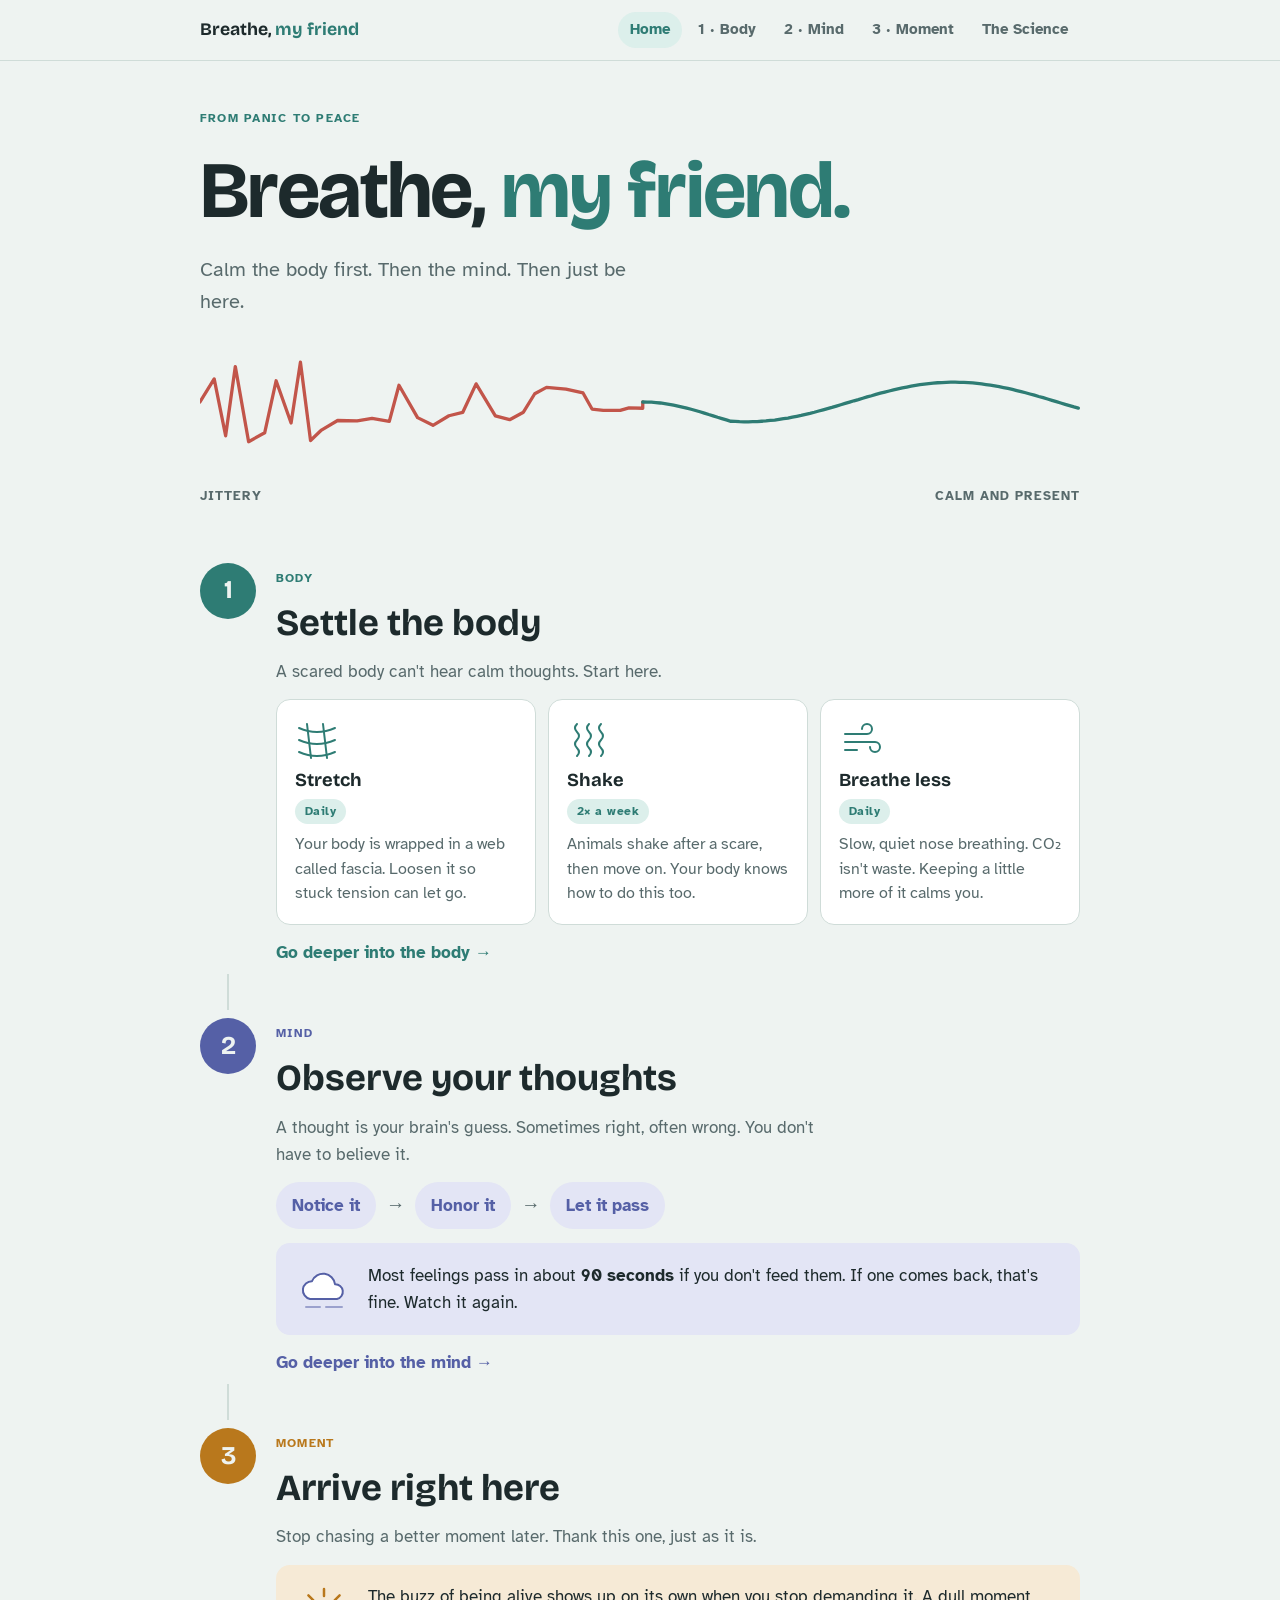
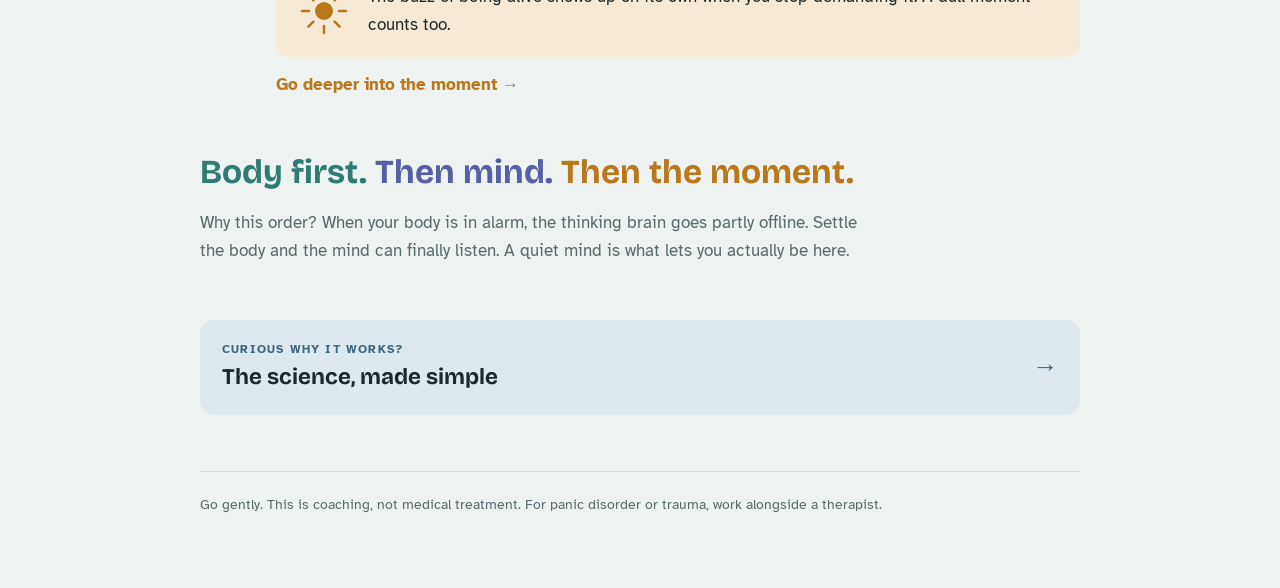
<file: index.html>
<!doctype html>
<html lang="en">
<head>
<meta charset="utf-8">
<meta name="viewport" content="width=device-width, initial-scale=1">
<title>Breathe, My Friend</title>
<link rel="preconnect" href="https://fonts.googleapis.com">
<link rel="preconnect" href="https://fonts.gstatic.com" crossorigin>
<link rel="stylesheet" href="https://fonts.googleapis.com/css2?family=Bricolage+Grotesque:opsz,wght@12..96,500;12..96,700&family=Atkinson+Hyperlegible:wght@400;700&display=swap">
<link rel="stylesheet" href="styles.css">
<style>
  .hero { display: flex; flex-direction: column; gap: 18px; }
  .hero h1 { font-size: clamp(2.8rem, 9vw, 5rem); font-weight: 700; letter-spacing: -0.02em; }
  .hero h1 .from { color: var(--panic); }
  .hero h1 .to { color: var(--body); }
  .hero .lede { font-size: 1.25rem; color: var(--muted); max-width: 34ch; }
  .wave { width: 100%; height: auto; display: block; }
  .wave-labels { display: flex; justify-content: space-between; font-size: 0.8rem; letter-spacing: 0.08em; text-transform: uppercase; color: var(--muted); font-weight: 700; }

  .steps { display: flex; flex-direction: column; }
  .step { display: grid; grid-template-columns: 56px 1fr; gap: 20px; align-items: start; }
  .num {
    width: 56px; height: 56px; border-radius: 50%; display: grid; place-items: center;
    font-family: var(--display); font-weight: 700; font-size: 1.6rem; color: var(--bg); background: var(--c);
  }
  .step-body { min-width: 0; display: flex; flex-direction: column; gap: 14px; padding-top: 6px; }
  .step h2 { font-size: clamp(1.7rem, 4.5vw, 2.3rem); }
  .step .say { color: var(--muted); max-width: 52ch; }
  .connector { width: 2px; height: 36px; background: var(--line); margin: 8px 0 8px 27px; }

  .mini { display: grid; grid-template-columns: repeat(3, minmax(0, 1fr)); gap: 12px; }
  .mini .card svg { width: 44px; height: 44px; }

  .flow { display: flex; align-items: center; gap: 10px; flex-wrap: wrap; }
  .flow .pill { background: var(--soft); color: var(--c); font-weight: 700; padding: 10px 16px; border-radius: 999px; }
  .flow .arrow { color: var(--muted); font-size: 1.2rem; }
  .panel { background: var(--soft); border-radius: 14px; padding: 18px 20px; display: flex; gap: 16px; align-items: center; }
  .panel svg { flex: none; width: 56px; height: 56px; }
  .panel p { min-width: 0; }
  .more { font-weight: 700; text-decoration: none; align-self: flex-start; }
  .more:hover { text-decoration: underline; }

  .rule h2 { font-size: clamp(1.5rem, 4.5vw, 2.1rem); }
  .rule h2 span:nth-child(1) { color: var(--body); }
  .rule h2 span:nth-child(2) { color: var(--mind); }
  .rule h2 span:nth-child(3) { color: var(--moment); }

  @media (max-width: 680px) {
    .mini { grid-template-columns: 1fr; }
    .step { grid-template-columns: 44px 1fr; gap: 14px; }
    .num { width: 44px; height: 44px; font-size: 1.3rem; }
    .connector { margin-left: 21px; }
  }
  @media (prefers-reduced-motion: no-preference) {
    .calm { stroke-dasharray: 1400; animation: draw 2.4s ease-out both; }
    @keyframes draw { from { stroke-dashoffset: 1400; } to { stroke-dashoffset: 0; } }
  }
</style>
</head>
<body class="t-body">

<nav class="nav"><div class="nav-inner">
  <a class="brand" href="index.html">Breathe, <span>my friend</span></a>
  <ul class="nav-links">
    <li class="t-body"><a href="index.html" aria-current="page">Home</a></li>
    <li class="t-body"><a href="body.html">1 · Body</a></li>
    <li class="t-mind"><a href="mind.html">2 · Mind</a></li>
    <li class="t-moment"><a href="moment.html">3 · Moment</a></li>
    <li class="t-science"><a href="science.html">The Science</a></li>
  </ul>
</div></nav>

<main class="wrap">

  <header class="hero">
    <span class="eyebrow">From panic to peace</span>
    <h1>Breathe, <span class="to">my friend.</span></h1>
    <p class="lede">Calm the body first. Then the mind. Then just be here.</p>
    <svg class="wave" viewBox="0 0 800 120" role="img" aria-label="A jagged, jittery line that slowly smooths into a calm wave">
      <path id="jitter" fill="none" stroke="var(--panic)" stroke-width="3" stroke-linecap="round" stroke-linejoin="round"></path>
      <path id="calm" class="calm" fill="none" stroke="var(--body)" stroke-width="3" stroke-linecap="round"></path>
    </svg>
    <div class="wave-labels"><span>Jittery</span><span>Calm and present</span></div>
  </header>

  <section class="steps">

    <div class="step t-body">
      <div class="num">1</div>
      <div class="step-body">
        <span class="eyebrow">Body</span>
        <h2>Settle the body</h2>
        <p class="say">A scared body can't hear calm thoughts. Start here.</p>
        <div class="mini">
          <div class="card">
            <svg viewBox="0 0 44 44" aria-hidden="true"><g fill="none" stroke="var(--body)" stroke-width="2" stroke-linecap="round"><path d="M4 10 Q22 18 40 10"/><path d="M4 22 Q22 30 40 22"/><path d="M4 34 Q22 42 40 34"/><path d="M12 6 L16 40"/><path d="M28 6 L32 40"/></g></svg>
            <h3>Stretch</h3>
            <span class="tag">Daily</span>
            <p>Your body is wrapped in a web called fascia. Loosen it so stuck tension can let go.</p>
          </div>
          <div class="card">
            <svg viewBox="0 0 44 44" aria-hidden="true"><g fill="none" stroke="var(--body)" stroke-width="2" stroke-linecap="round"><path d="M10 6 q-4 4 0 8 t0 8 t0 8 t0 8"/><path d="M22 6 q-4 4 0 8 t0 8 t0 8 t0 8"/><path d="M34 6 q-4 4 0 8 t0 8 t0 8 t0 8"/></g></svg>
            <h3>Shake</h3>
            <span class="tag">2× a week</span>
            <p>Animals shake after a scare, then move on. Your body knows how to do this too.</p>
          </div>
          <div class="card">
            <svg viewBox="0 0 44 44" aria-hidden="true"><g fill="none" stroke="var(--body)" stroke-width="2" stroke-linecap="round"><path d="M6 16 H28 a5 5 0 1 0 -5 -5"/><path d="M6 24 H36 a5 5 0 1 1 -5 5"/><path d="M6 32 H18"/></g></svg>
            <h3>Breathe less</h3>
            <span class="tag">Daily</span>
            <p>Slow, quiet nose breathing. CO₂ isn't waste. Keeping a little more of it calms you.</p>
          </div>
        </div>
        <a class="more" href="body.html">Go deeper into the body →</a>
      </div>
    </div>

    <div class="connector" aria-hidden="true"></div>

    <div class="step t-mind">
      <div class="num">2</div>
      <div class="step-body">
        <span class="eyebrow">Mind</span>
        <h2>Observe your thoughts</h2>
        <p class="say">A thought is your brain's guess. Sometimes right, often wrong. You don't have to believe it.</p>
        <div class="flow" aria-label="Notice, then honor, then let it pass">
          <span class="pill">Notice it</span><span class="arrow">→</span>
          <span class="pill">Honor it</span><span class="arrow">→</span>
          <span class="pill">Let it pass</span>
        </div>
        <div class="panel">
          <svg viewBox="0 0 56 56" aria-hidden="true"><path d="M14 38 a9 9 0 0 1 2 -17.8 a12 12 0 0 1 23 3 a7.5 7.5 0 0 1 2 14.8 Z" fill="var(--surface)" stroke="var(--mind)" stroke-width="2" stroke-linejoin="round"/><path d="M10 46 h14 M30 46 h16" stroke="var(--mind)" stroke-width="2" stroke-linecap="round" opacity=".5"/></svg>
          <p>Most feelings pass in about <strong>90 seconds</strong> if you don't feed them. If one comes back, that's fine. Watch it again.</p>
        </div>
        <a class="more" href="mind.html">Go deeper into the mind →</a>
      </div>
    </div>

    <div class="connector" aria-hidden="true"></div>

    <div class="step t-moment">
      <div class="num">3</div>
      <div class="step-body">
        <span class="eyebrow">Moment</span>
        <h2>Arrive right here</h2>
        <p class="say">Stop chasing a better moment later. Thank this one, just as it is.</p>
        <div class="panel">
          <svg viewBox="0 0 56 56" aria-hidden="true"><circle cx="28" cy="28" r="9" fill="var(--moment)"/><g stroke="var(--moment)" stroke-width="2.5" stroke-linecap="round"><path d="M28 6v7M28 43v7M6 28h7M43 28h7M12.4 12.4l5 5M38.6 38.6l5 5M12.4 43.6l5-5M38.6 17.4l5-5"/></g></svg>
          <p>The buzz of being alive shows up on its own when you stop demanding it. A dull moment counts too.</p>
        </div>
        <a class="more" href="moment.html">Go deeper into the moment →</a>
      </div>
    </div>

  </section>

  <section class="section rule">
    <h2><span>Body first.</span> <span>Then mind.</span> <span>Then the moment.</span></h2>
    <p class="prose muted">Why this order? When your body is in alarm, the thinking brain goes partly offline. Settle the body and the mind can finally listen. A quiet mind is what lets you actually be here.</p>
  </section>

  <a class="next t-science" href="science.html">
    <div><div class="label">Curious why it works?</div><div class="title">The science, made simple</div></div>
    <span class="arrow">→</span>
  </a>

  <footer class="foot">
    <p>Go gently. This is coaching, not medical treatment. For panic disorder or trauma, work alongside a therapist.</p>
  </footer>
</main>

<script>
(function () {
  // Left half: jagged, uneven spikes. Right half: one smooth, slow wave.
  var mid = 60, jit = "M0 " + mid, x = 0, seed = 7;
  function rnd() { seed = (seed * 9301 + 49297) % 233280; return seed / 233280; }
  while (x < 400) {
    x += 8 + rnd() * 10;
    var amp = 46 * (1 - x / 460);
    jit += " L" + x.toFixed(1) + " " + (mid + (rnd() > 0.5 ? -1 : 1) * amp * (0.4 + rnd() * 0.6)).toFixed(1);
  }
  var endX = x;
  jit += " L" + endX.toFixed(1) + " " + mid;
  var calm = "M" + endX.toFixed(1) + " " + mid;
  for (var cx = endX; cx <= 800; cx += 4) {
    var y = mid + 18 * Math.sin((cx - endX) / 60) * Math.min(1, (cx - endX) / 80);
    calm += " L" + cx.toFixed(1) + " " + y.toFixed(1);
  }
  document.getElementById("jitter").setAttribute("d", jit);
  document.getElementById("calm").setAttribute("d", calm);
})();
</script>
</body>
</html>
</file>
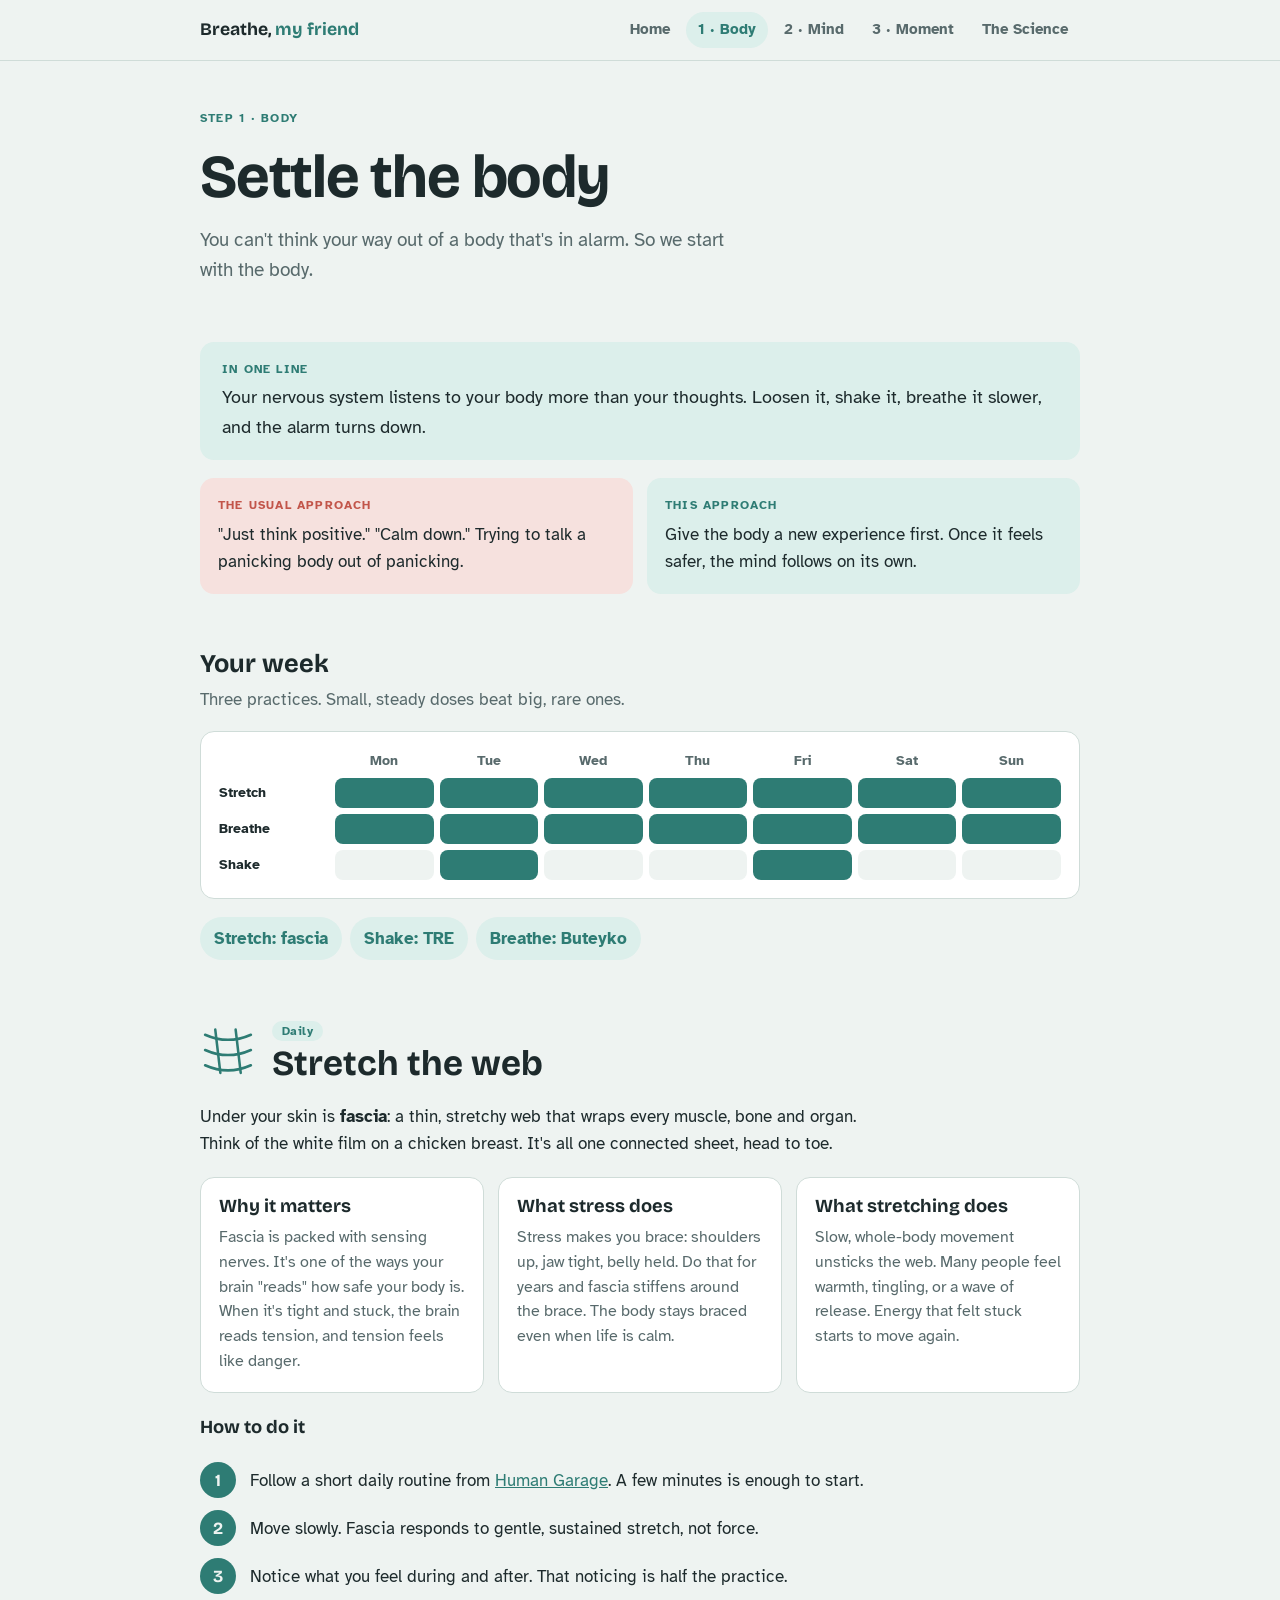
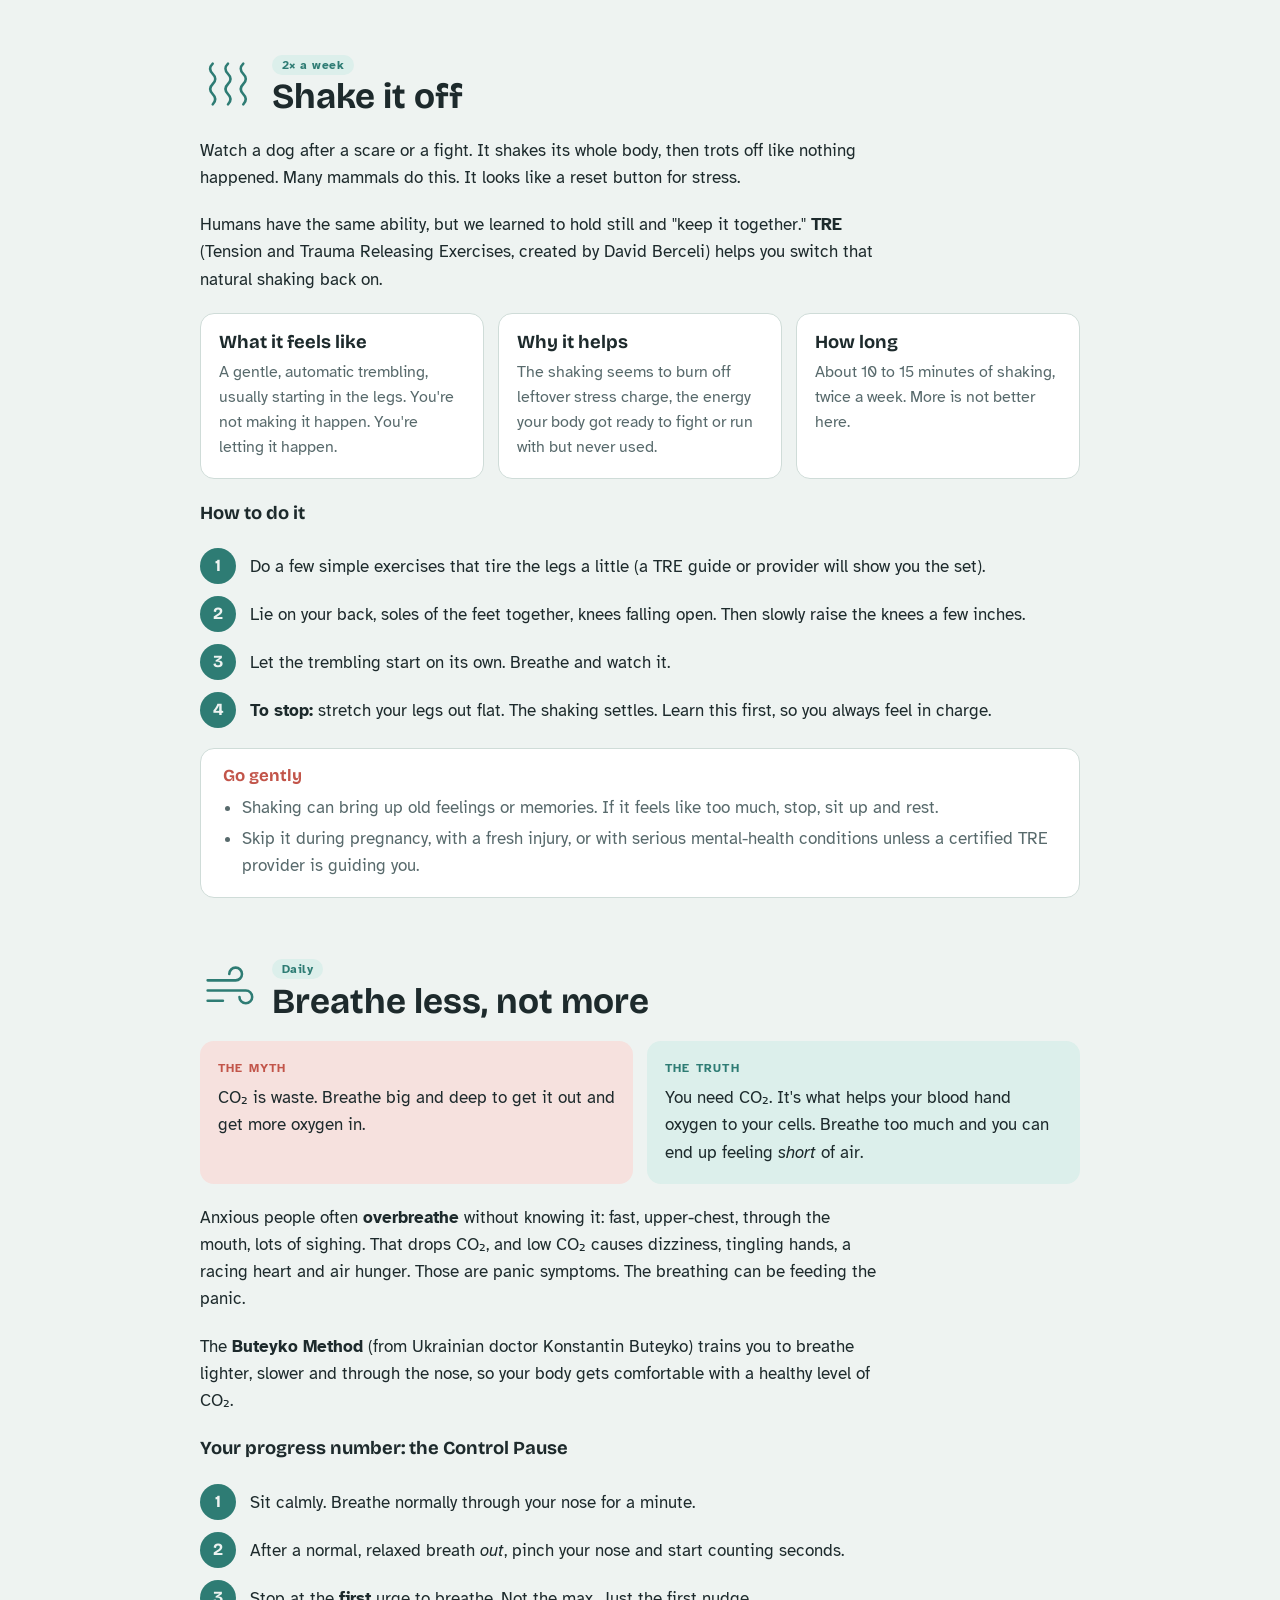
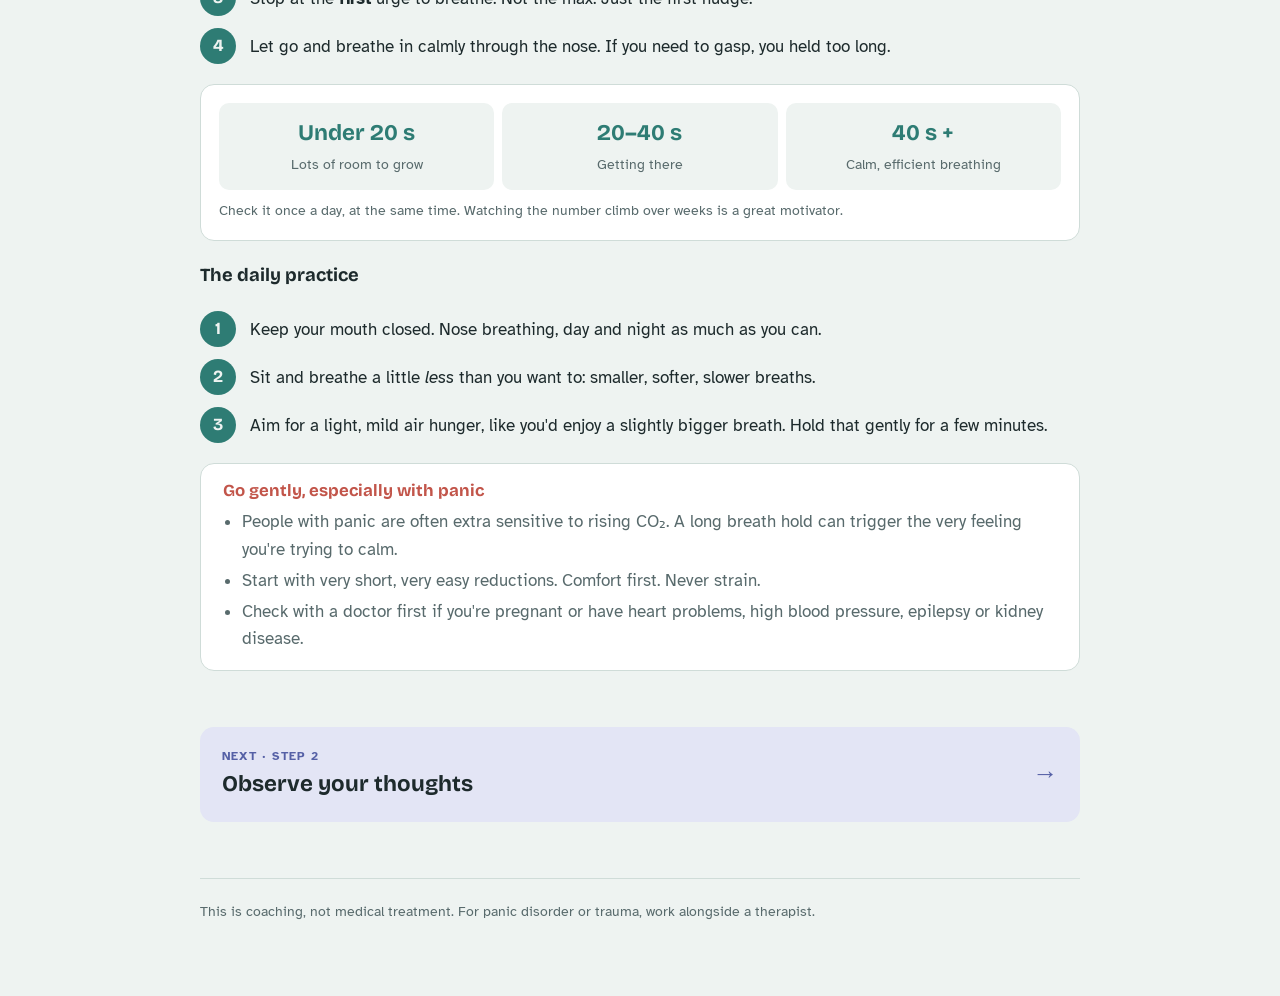
<file: body.html>
<!doctype html>
<html lang="en">
<head>
<meta charset="utf-8">
<meta name="viewport" content="width=device-width, initial-scale=1">
<title>Settle the Body · Breathe, My Friend</title>
<link rel="preconnect" href="https://fonts.googleapis.com">
<link rel="preconnect" href="https://fonts.gstatic.com" crossorigin>
<link rel="stylesheet" href="https://fonts.googleapis.com/css2?family=Bricolage+Grotesque:opsz,wght@12..96,500;12..96,700&family=Atkinson+Hyperlegible:wght@400;700&display=swap">
<link rel="stylesheet" href="styles.css">
<style>
  .week { display: grid; grid-template-columns: 110px repeat(7, minmax(0, 1fr)); gap: 6px; font-size: 0.85rem; min-width: 520px; }
  .week .h { font-weight: 700; color: var(--muted); text-align: center; }
  .week .row { font-weight: 700; display: flex; align-items: center; }
  .week .dot { height: 30px; border-radius: 8px; background: var(--bg); }
  .week .on { background: var(--c); }
  .week-wrap { overflow-x: auto; }
  .jump { display: flex; gap: 8px; flex-wrap: wrap; }
  .jump a { text-decoration: none; font-weight: 700; padding: 8px 14px; border-radius: 999px; background: var(--soft); }
  .practice { display: flex; flex-direction: column; gap: 20px; scroll-margin-top: 80px; }
  .practice-head { display: flex; gap: 16px; align-items: center; }
  .practice-head svg { width: 56px; height: 56px; flex: none; }
  .practice-head h2 { font-size: clamp(1.6rem, 4.5vw, 2.2rem); }
  .bolt { display: grid; grid-template-columns: repeat(3, minmax(0, 1fr)); gap: 8px; }
  .bolt div { border-radius: 10px; padding: 12px; text-align: center; background: var(--bg); }
  .bolt strong { display: block; font-family: var(--display); font-size: 1.4rem; color: var(--c); font-variant-numeric: tabular-nums; }
  .bolt span { font-size: 0.85rem; color: var(--muted); }
</style>
</head>
<body class="t-body">

<nav class="nav"><div class="nav-inner">
  <a class="brand" href="index.html">Breathe, <span>my friend</span></a>
  <ul class="nav-links">
    <li class="t-body"><a href="index.html">Home</a></li>
    <li class="t-body"><a href="body.html" aria-current="page">1 · Body</a></li>
    <li class="t-mind"><a href="mind.html">2 · Mind</a></li>
    <li class="t-moment"><a href="moment.html">3 · Moment</a></li>
    <li class="t-science"><a href="science.html">The Science</a></li>
  </ul>
</div></nav>

<main class="wrap">

  <header class="page-head">
    <span class="eyebrow">Step 1 · Body</span>
    <h1>Settle the body</h1>
    <p class="lede">You can't think your way out of a body that's in alarm. So we start with the body.</p>
  </header>

  <section class="section">
    <div class="oneline">
      <span class="label">In one line</span>
      <p>Your nervous system listens to your body more than your thoughts. Loosen it, shake it, breathe it slower, and the alarm turns down.</p>
    </div>
    <div class="pair">
      <div class="old"><span class="label">The usual approach</span><p>"Just think positive." "Calm down." Trying to talk a panicking body out of panicking.</p></div>
      <div class="new"><span class="label">This approach</span><p>Give the body a new experience first. Once it feels safer, the mind follows on its own.</p></div>
    </div>
  </section>

  <section class="section">
    <div class="section-head">
      <h2>Your week</h2>
      <p class="muted">Three practices. Small, steady doses beat big, rare ones.</p>
    </div>
    <div class="figure week-wrap">
      <div class="week" role="table" aria-label="Weekly practice schedule">
        <div></div><div class="h">Mon</div><div class="h">Tue</div><div class="h">Wed</div><div class="h">Thu</div><div class="h">Fri</div><div class="h">Sat</div><div class="h">Sun</div>
        <div class="row">Stretch</div><div class="dot on"></div><div class="dot on"></div><div class="dot on"></div><div class="dot on"></div><div class="dot on"></div><div class="dot on"></div><div class="dot on"></div>
        <div class="row">Breathe</div><div class="dot on"></div><div class="dot on"></div><div class="dot on"></div><div class="dot on"></div><div class="dot on"></div><div class="dot on"></div><div class="dot on"></div>
        <div class="row">Shake</div><div class="dot"></div><div class="dot on"></div><div class="dot"></div><div class="dot"></div><div class="dot on"></div><div class="dot"></div><div class="dot"></div>
      </div>
    </div>
    <nav class="jump" aria-label="Jump to a practice">
      <a href="#stretch">Stretch: fascia</a>
      <a href="#shake">Shake: TRE</a>
      <a href="#breathe">Breathe: Buteyko</a>
    </nav>
  </section>

  <!-- FASCIA -->
  <section class="practice" id="stretch">
    <div class="practice-head">
      <svg viewBox="0 0 44 44" aria-hidden="true"><g fill="none" stroke="var(--body)" stroke-width="2" stroke-linecap="round"><path d="M4 10 Q22 18 40 10"/><path d="M4 22 Q22 30 40 22"/><path d="M4 34 Q22 42 40 34"/><path d="M12 6 L16 40"/><path d="M28 6 L32 40"/></g></svg>
      <div><span class="tag">Daily</span><h2>Stretch the web</h2></div>
    </div>
    <p class="prose">Under your skin is <strong>fascia</strong>: a thin, stretchy web that wraps every muscle, bone and organ. Think of the white film on a chicken breast. It's all one connected sheet, head to toe.</p>
    <div class="cards">
      <div class="card"><h3>Why it matters</h3><p>Fascia is packed with sensing nerves. It's one of the ways your brain "reads" how safe your body is. When it's tight and stuck, the brain reads tension, and tension feels like danger.</p></div>
      <div class="card"><h3>What stress does</h3><p>Stress makes you brace: shoulders up, jaw tight, belly held. Do that for years and fascia stiffens around the brace. The body stays braced even when life is calm.</p></div>
      <div class="card"><h3>What stretching does</h3><p>Slow, whole-body movement unsticks the web. Many people feel warmth, tingling, or a wave of release. Energy that felt stuck starts to move again.</p></div>
    </div>
    <div class="sub">How to do it</div>
    <ol class="howto">
      <li><div>Follow a short daily routine from <a href="https://humangarage.net" target="_blank" rel="noopener">Human Garage</a>. A few minutes is enough to start.</div></li>
      <li><div>Move slowly. Fascia responds to gentle, sustained stretch, not force.</div></li>
      <li><div>Notice what you feel during and after. That noticing is half the practice.</div></li>
    </ol>
  </section>

  <!-- TRE -->
  <section class="practice" id="shake">
    <div class="practice-head">
      <svg viewBox="0 0 44 44" aria-hidden="true"><g fill="none" stroke="var(--body)" stroke-width="2" stroke-linecap="round"><path d="M10 6 q-4 4 0 8 t0 8 t0 8 t0 8"/><path d="M22 6 q-4 4 0 8 t0 8 t0 8 t0 8"/><path d="M34 6 q-4 4 0 8 t0 8 t0 8 t0 8"/></g></svg>
      <div><span class="tag">2× a week</span><h2>Shake it off</h2></div>
    </div>
    <p class="prose">Watch a dog after a scare or a fight. It shakes its whole body, then trots off like nothing happened. Many mammals do this. It looks like a reset button for stress.</p>
    <p class="prose">Humans have the same ability, but we learned to hold still and "keep it together." <strong>TRE</strong> (Tension and Trauma Releasing Exercises, created by David Berceli) helps you switch that natural shaking back on.</p>
    <div class="cards">
      <div class="card"><h3>What it feels like</h3><p>A gentle, automatic trembling, usually starting in the legs. You're not making it happen. You're letting it happen.</p></div>
      <div class="card"><h3>Why it helps</h3><p>The shaking seems to burn off leftover stress charge, the energy your body got ready to fight or run with but never used.</p></div>
      <div class="card"><h3>How long</h3><p>About 10 to 15 minutes of shaking, twice a week. More is not better here.</p></div>
    </div>
    <div class="sub">How to do it</div>
    <ol class="howto">
      <li><div>Do a few simple exercises that tire the legs a little (a TRE guide or provider will show you the set).</div></li>
      <li><div>Lie on your back, soles of the feet together, knees falling open. Then slowly raise the knees a few inches.</div></li>
      <li><div>Let the trembling start on its own. Breathe and watch it.</div></li>
      <li><div><strong>To stop:</strong> stretch your legs out flat. The shaking settles. Learn this first, so you always feel in charge.</div></li>
    </ol>
    <div class="care">
      <h3>Go gently</h3>
      <ul>
        <li>Shaking can bring up old feelings or memories. If it feels like too much, stop, sit up and rest.</li>
        <li>Skip it during pregnancy, with a fresh injury, or with serious mental-health conditions unless a certified TRE provider is guiding you.</li>
      </ul>
    </div>
  </section>

  <!-- BUTEYKO -->
  <section class="practice" id="breathe">
    <div class="practice-head">
      <svg viewBox="0 0 44 44" aria-hidden="true"><g fill="none" stroke="var(--body)" stroke-width="2" stroke-linecap="round"><path d="M6 16 H28 a5 5 0 1 0 -5 -5"/><path d="M6 24 H36 a5 5 0 1 1 -5 5"/><path d="M6 32 H18"/></g></svg>
      <div><span class="tag">Daily</span><h2>Breathe less, not more</h2></div>
    </div>
    <div class="pair">
      <div class="old"><span class="label">The myth</span><p>CO₂ is waste. Breathe big and deep to get it out and get more oxygen in.</p></div>
      <div class="new"><span class="label">The truth</span><p>You need CO₂. It's what helps your blood hand oxygen to your cells. Breathe too much and you can end up feeling <em>short</em> of air.</p></div>
    </div>
    <p class="prose">Anxious people often <strong>overbreathe</strong> without knowing it: fast, upper-chest, through the mouth, lots of sighing. That drops CO₂, and low CO₂ causes dizziness, tingling hands, a racing heart and air hunger. Those are panic symptoms. The breathing can be feeding the panic.</p>
    <p class="prose">The <strong>Buteyko Method</strong> (from Ukrainian doctor Konstantin Buteyko) trains you to breathe lighter, slower and through the nose, so your body gets comfortable with a healthy level of CO₂.</p>

    <div class="sub">Your progress number: the Control Pause</div>
    <ol class="howto">
      <li><div>Sit calmly. Breathe normally through your nose for a minute.</div></li>
      <li><div>After a normal, relaxed breath <em>out</em>, pinch your nose and start counting seconds.</div></li>
      <li><div>Stop at the <strong>first</strong> urge to breathe. Not the max. Just the first nudge.</div></li>
      <li><div>Let go and breathe in calmly through the nose. If you need to gasp, you held too long.</div></li>
    </ol>
    <div class="figure">
      <div class="bolt">
        <div><strong>Under 20 s</strong><span>Lots of room to grow</span></div>
        <div><strong>20–40 s</strong><span>Getting there</span></div>
        <div><strong>40 s +</strong><span>Calm, efficient breathing</span></div>
      </div>
      <p class="caption">Check it once a day, at the same time. Watching the number climb over weeks is a great motivator.</p>
    </div>

    <div class="sub">The daily practice</div>
    <ol class="howto">
      <li><div>Keep your mouth closed. Nose breathing, day and night as much as you can.</div></li>
      <li><div>Sit and breathe a little <em>less</em> than you want to: smaller, softer, slower breaths.</div></li>
      <li><div>Aim for a light, mild air hunger, like you'd enjoy a slightly bigger breath. Hold that gently for a few minutes.</div></li>
    </ol>
    <div class="care">
      <h3>Go gently, especially with panic</h3>
      <ul>
        <li>People with panic are often extra sensitive to rising CO₂. A long breath hold can trigger the very feeling you're trying to calm.</li>
        <li>Start with very short, very easy reductions. Comfort first. Never strain.</li>
        <li>Check with a doctor first if you're pregnant or have heart problems, high blood pressure, epilepsy or kidney disease.</li>
      </ul>
    </div>
  </section>

  <a class="next t-mind" href="mind.html">
    <div><div class="label">Next · Step 2</div><div class="title">Observe your thoughts</div></div>
    <span class="arrow">→</span>
  </a>

  <footer class="foot"><p>This is coaching, not medical treatment. For panic disorder or trauma, work alongside a therapist.</p></footer>
</main>
</body>
</html>
</file>
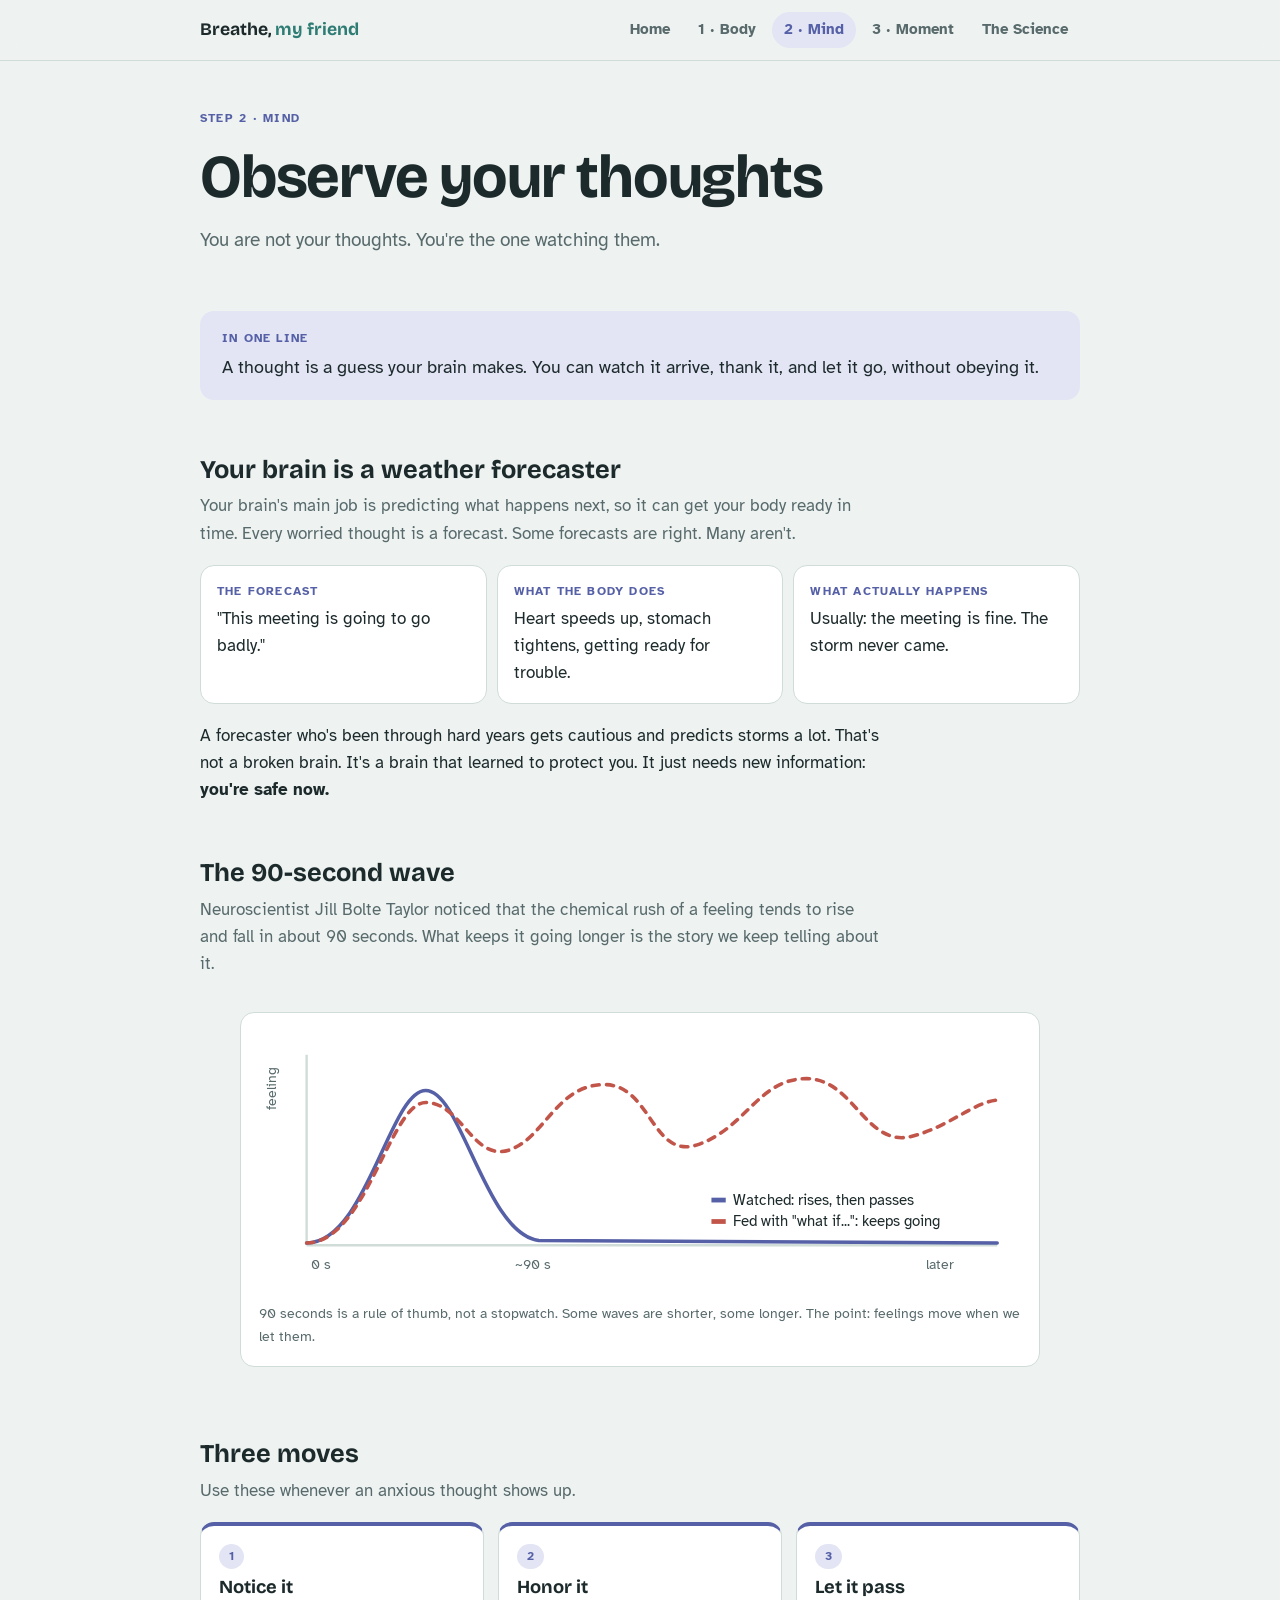
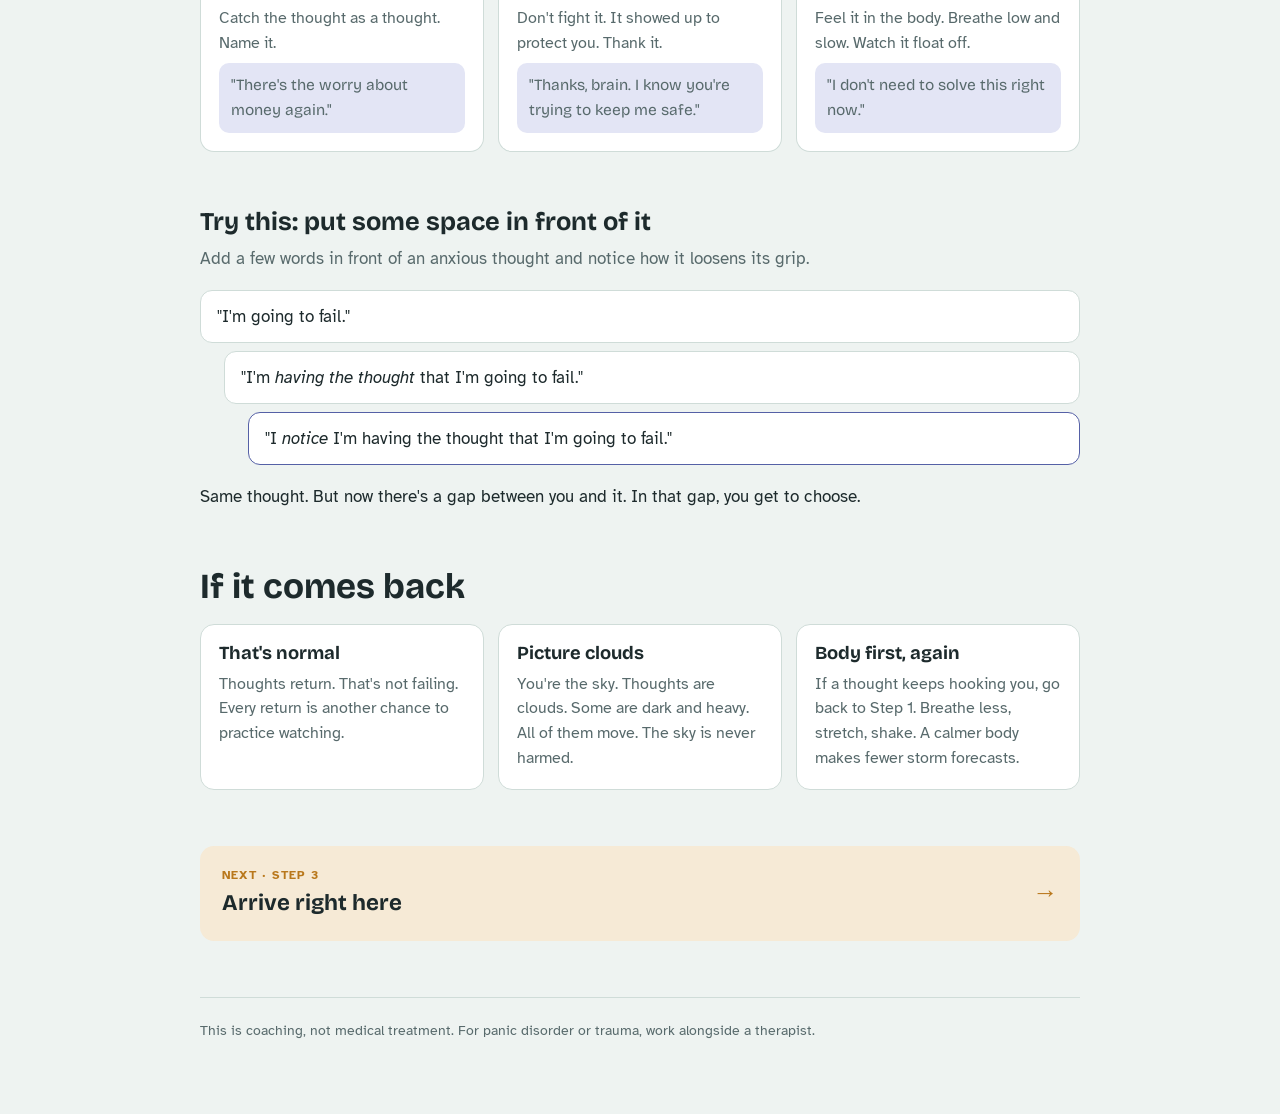
<file: mind.html>
<!doctype html>
<html lang="en">
<head>
<meta charset="utf-8">
<meta name="viewport" content="width=device-width, initial-scale=1">
<title>Observe Your Thoughts · Breathe, My Friend</title>
<link rel="preconnect" href="https://fonts.googleapis.com">
<link rel="preconnect" href="https://fonts.gstatic.com" crossorigin>
<link rel="stylesheet" href="https://fonts.googleapis.com/css2?family=Bricolage+Grotesque:opsz,wght@12..96,500;12..96,700&family=Atkinson+Hyperlegible:wght@400;700&display=swap">
<link rel="stylesheet" href="styles.css">
<style>
  .forecast { display: grid; grid-template-columns: repeat(3, minmax(0, 1fr)); gap: 10px; }
  .forecast div { background: var(--surface); border: 1px solid var(--line); border-radius: 14px; padding: 16px; display: flex; flex-direction: column; gap: 4px; min-width: 0; }
  .forecast .k { font-size: 0.75rem; letter-spacing: 0.1em; text-transform: uppercase; font-weight: 700; color: var(--c); }
  .three { display: grid; grid-template-columns: repeat(3, minmax(0, 1fr)); gap: 14px; }
  .three .card { border-top: 4px solid var(--c); }
  .say-it { font-family: var(--display); font-size: 1.05rem; color: var(--ink); background: var(--soft); border-radius: 10px; padding: 10px 12px; }
  .reframe { display: flex; flex-direction: column; gap: 8px; }
  .reframe div { background: var(--surface); border: 1px solid var(--line); border-radius: 12px; padding: 12px 16px; }
  .reframe div:nth-child(2) { margin-left: 24px; }
  .reframe div:nth-child(3) { margin-left: 48px; border-color: var(--c); }
  @media (max-width: 640px) {
    .forecast, .three { grid-template-columns: 1fr; }
    .reframe div:nth-child(2) { margin-left: 12px; }
    .reframe div:nth-child(3) { margin-left: 24px; }
  }
</style>
</head>
<body class="t-mind">

<nav class="nav"><div class="nav-inner">
  <a class="brand" href="index.html">Breathe, <span>my friend</span></a>
  <ul class="nav-links">
    <li class="t-body"><a href="index.html">Home</a></li>
    <li class="t-body"><a href="body.html">1 · Body</a></li>
    <li class="t-mind"><a href="mind.html" aria-current="page">2 · Mind</a></li>
    <li class="t-moment"><a href="moment.html">3 · Moment</a></li>
    <li class="t-science"><a href="science.html">The Science</a></li>
  </ul>
</div></nav>

<main class="wrap">

  <header class="page-head">
    <span class="eyebrow">Step 2 · Mind</span>
    <h1>Observe your thoughts</h1>
    <p class="lede">You are not your thoughts. You're the one watching them.</p>
  </header>

  <section class="section">
    <div class="oneline">
      <span class="label">In one line</span>
      <p>A thought is a guess your brain makes. You can watch it arrive, thank it, and let it go, without obeying it.</p>
    </div>
  </section>

  <section class="section">
    <div class="section-head">
      <h2>Your brain is a weather forecaster</h2>
      <p class="prose muted">Your brain's main job is predicting what happens next, so it can get your body ready in time. Every worried thought is a forecast. Some forecasts are right. Many aren't.</p>
    </div>
    <div class="forecast">
      <div><span class="k">The forecast</span><p>"This meeting is going to go badly."</p></div>
      <div><span class="k">What the body does</span><p>Heart speeds up, stomach tightens, getting ready for trouble.</p></div>
      <div><span class="k">What actually happens</span><p>Usually: the meeting is fine. The storm never came.</p></div>
    </div>
    <p class="prose">A forecaster who's been through hard years gets cautious and predicts storms a lot. That's not a broken brain. It's a brain that learned to protect you. It just needs new information: <strong>you're safe now.</strong></p>
  </section>

  <section class="section">
    <div class="section-head">
      <h2>The 90-second wave</h2>
      <p class="prose muted">Neuroscientist Jill Bolte Taylor noticed that the chemical rush of a feeling tends to rise and fall in about 90 seconds. What keeps it going longer is the story we keep telling about it.</p>
    </div>
    <figure class="figure">
      <svg viewBox="0 0 640 220" role="img" aria-label="Two curves. When watched, a feeling rises and falls in about 90 seconds. When fed with thoughts, it keeps rising again.">
        <line x1="40" y1="180" x2="620" y2="180" stroke="var(--line)" stroke-width="2"/>
        <line x1="40" y1="20" x2="40" y2="180" stroke="var(--line)" stroke-width="2"/>
        <text x="44" y="200" font-size="12" fill="var(--muted)" font-family="Atkinson Hyperlegible, sans-serif">0 s</text>
        <text x="215" y="200" font-size="12" fill="var(--muted)" font-family="Atkinson Hyperlegible, sans-serif">~90 s</text>
        <text x="560" y="200" font-size="12" fill="var(--muted)" font-family="Atkinson Hyperlegible, sans-serif">later</text>
        <text x="14" y="30" font-size="12" fill="var(--muted)" font-family="Atkinson Hyperlegible, sans-serif" transform="rotate(-90 14 30)" text-anchor="end">feeling</text>
        <path d="M40 178 C 90 178, 110 50, 140 50 C 170 50, 190 170, 235 176 L 620 178" fill="none" stroke="var(--mind)" stroke-width="3" stroke-linecap="round"/>
        <path d="M40 178 C 90 178, 110 60, 140 60 C 170 60, 180 110, 210 100 C 240 90, 250 45, 290 45 C 330 45, 330 110, 370 95 C 410 80, 420 40, 460 40 C 500 40, 510 100, 550 88 C 580 80, 600 60, 620 58" fill="none" stroke="var(--panic)" stroke-width="3" stroke-linecap="round" stroke-dasharray="6 6"/>
        <rect x="380" y="140" width="12" height="4" fill="var(--mind)"/>
        <text x="398" y="146" font-size="13" fill="var(--ink)" font-family="Atkinson Hyperlegible, sans-serif">Watched: rises, then passes</text>
        <rect x="380" y="158" width="12" height="4" fill="var(--panic)"/>
        <text x="398" y="164" font-size="13" fill="var(--ink)" font-family="Atkinson Hyperlegible, sans-serif">Fed with "what if...": keeps going</text>
      </svg>
      <figcaption>90 seconds is a rule of thumb, not a stopwatch. Some waves are shorter, some longer. The point: feelings move when we let them.</figcaption>
    </figure>
  </section>

  <section class="section">
    <div class="section-head">
      <h2>Three moves</h2>
      <p class="prose muted">Use these whenever an anxious thought shows up.</p>
    </div>
    <div class="three">
      <div class="card">
        <span class="tag">1</span>
        <h3>Notice it</h3>
        <p>Catch the thought as a thought. Name it.</p>
        <p class="say-it">"There's the worry about money again."</p>
      </div>
      <div class="card">
        <span class="tag">2</span>
        <h3>Honor it</h3>
        <p>Don't fight it. It showed up to protect you. Thank it.</p>
        <p class="say-it">"Thanks, brain. I know you're trying to keep me safe."</p>
      </div>
      <div class="card">
        <span class="tag">3</span>
        <h3>Let it pass</h3>
        <p>Feel it in the body. Breathe low and slow. Watch it float off.</p>
        <p class="say-it">"I don't need to solve this right now."</p>
      </div>
    </div>
  </section>

  <section class="section">
    <div class="section-head">
      <h2>Try this: put some space in front of it</h2>
      <p class="prose muted">Add a few words in front of an anxious thought and notice how it loosens its grip.</p>
    </div>
    <div class="reframe">
      <div>"I'm going to fail."</div>
      <div>"I'm <em>having the thought</em> that I'm going to fail."</div>
      <div>"I <em>notice</em> I'm having the thought that I'm going to fail."</div>
    </div>
    <p class="prose">Same thought. But now there's a gap between you and it. In that gap, you get to choose.</p>
  </section>

  <section class="section">
    <h2>If it comes back</h2>
    <div class="cards">
      <div class="card"><h3>That's normal</h3><p>Thoughts return. That's not failing. Every return is another chance to practice watching.</p></div>
      <div class="card"><h3>Picture clouds</h3><p>You're the sky. Thoughts are clouds. Some are dark and heavy. All of them move. The sky is never harmed.</p></div>
      <div class="card"><h3>Body first, again</h3><p>If a thought keeps hooking you, go back to Step 1. Breathe less, stretch, shake. A calmer body makes fewer storm forecasts.</p></div>
    </div>
  </section>

  <a class="next t-moment" href="moment.html">
    <div><div class="label">Next · Step 3</div><div class="title">Arrive right here</div></div>
    <span class="arrow">→</span>
  </a>

  <footer class="foot"><p>This is coaching, not medical treatment. For panic disorder or trauma, work alongside a therapist.</p></footer>
</main>
</body>
</html>
</file>
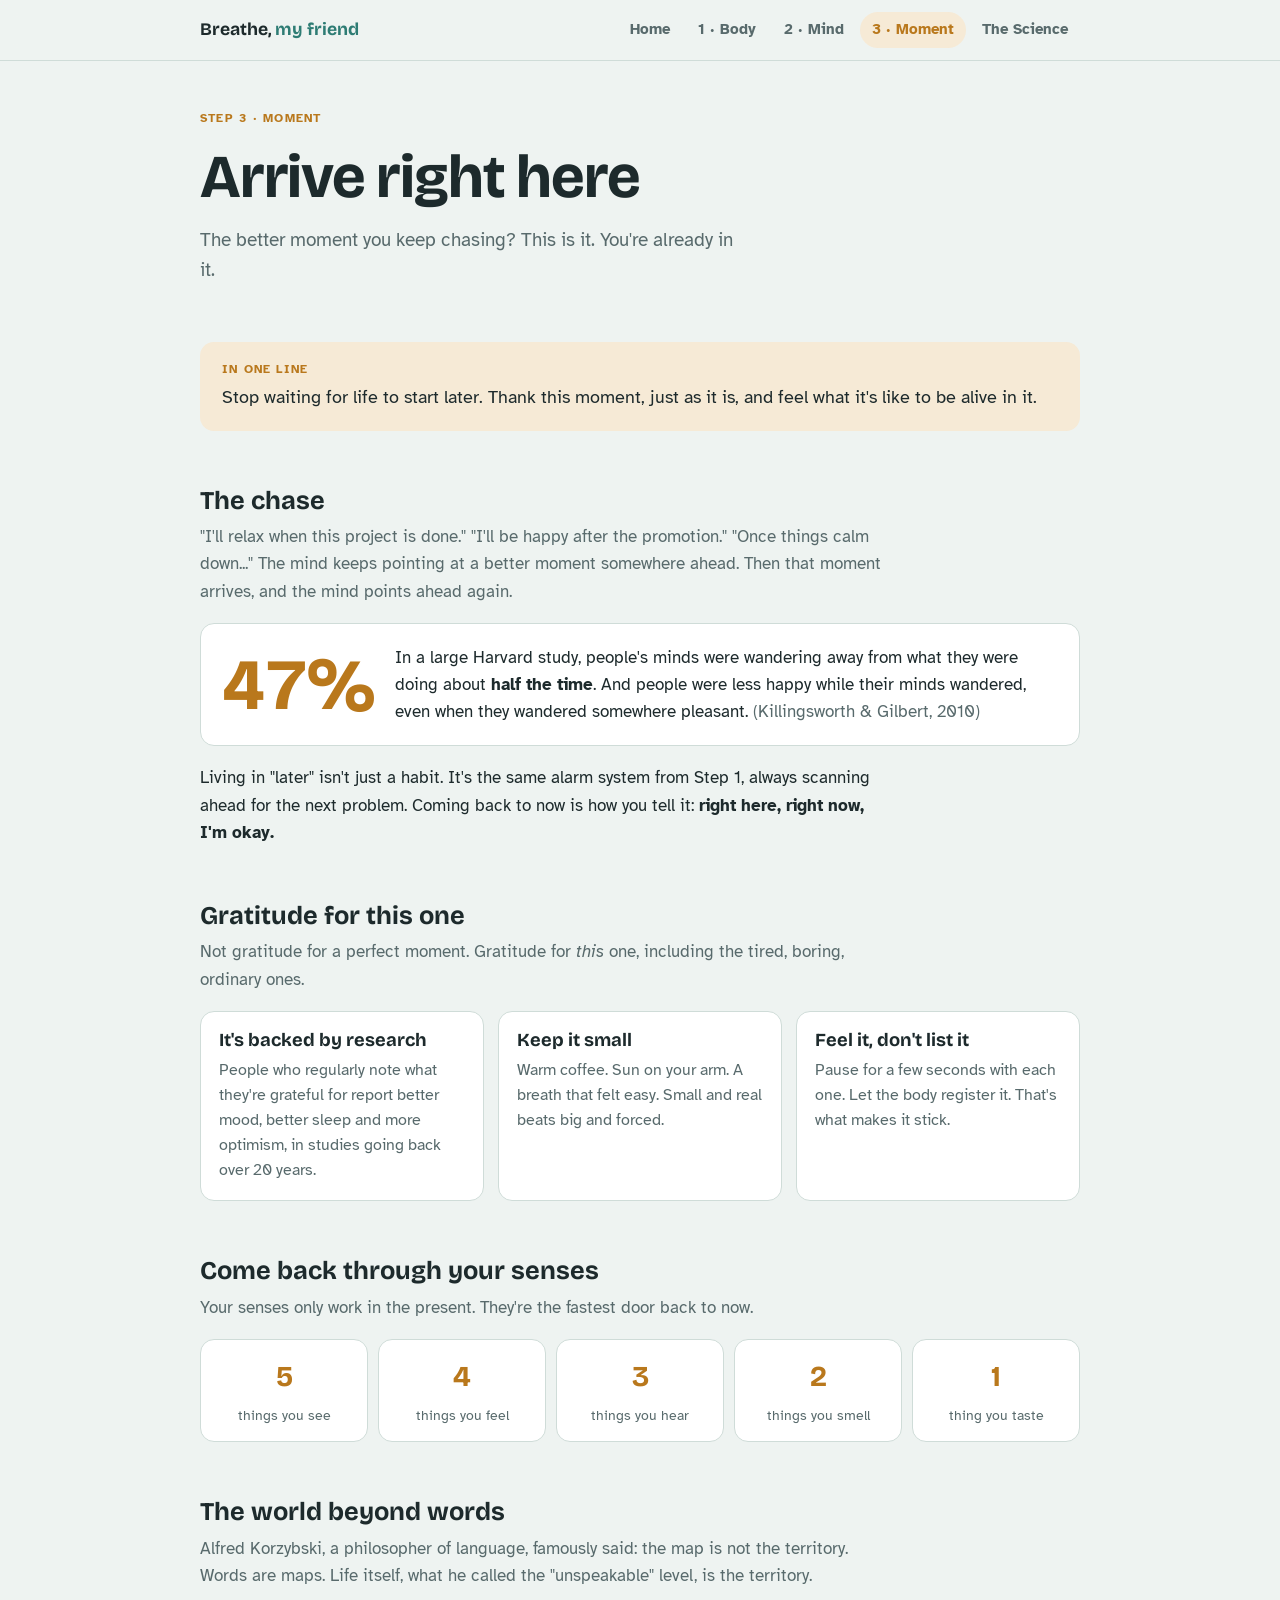
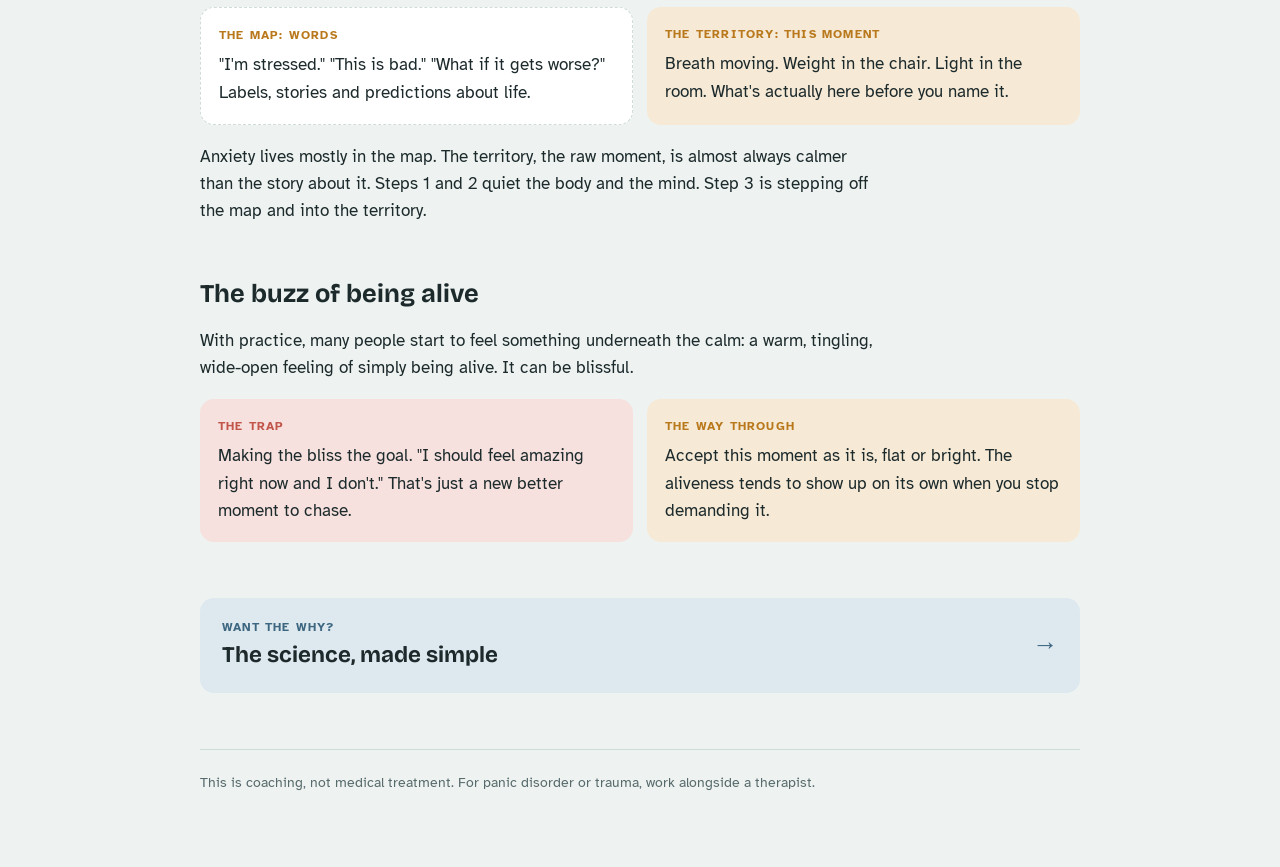
<file: moment.html>
<!doctype html>
<html lang="en">
<head>
<meta charset="utf-8">
<meta name="viewport" content="width=device-width, initial-scale=1">
<title>Arrive Right Here · Breathe, My Friend</title>
<link rel="preconnect" href="https://fonts.googleapis.com">
<link rel="preconnect" href="https://fonts.gstatic.com" crossorigin>
<link rel="stylesheet" href="https://fonts.googleapis.com/css2?family=Bricolage+Grotesque:opsz,wght@12..96,500;12..96,700&family=Atkinson+Hyperlegible:wght@400;700&display=swap">
<link rel="stylesheet" href="styles.css">
<style>
  .stat { display: grid; grid-template-columns: auto 1fr; gap: 20px; align-items: center; background: var(--surface); border: 1px solid var(--line); border-radius: 14px; padding: 20px 22px; }
  .stat .big { font-family: var(--display); font-weight: 700; font-size: clamp(3rem, 10vw, 4.5rem); color: var(--c); line-height: 1; font-variant-numeric: tabular-nums; }
  .stat p { min-width: 0; }
  .senses { list-style: none; padding: 0; display: grid; grid-template-columns: repeat(5, minmax(0, 1fr)); gap: 10px; }
  .senses li { background: var(--surface); border: 1px solid var(--line); border-radius: 14px; padding: 14px; text-align: center; display: flex; flex-direction: column; gap: 4px; min-width: 0; }
  .senses strong { font-family: var(--display); font-size: 1.8rem; color: var(--c); }
  .senses span { font-size: 0.9rem; color: var(--muted); }
  .map { display: grid; grid-template-columns: 1fr 1fr; gap: 14px; }
  .map > div { border-radius: 14px; padding: 18px; display: flex; flex-direction: column; gap: 6px; min-width: 0; }
  .map .words { background: var(--surface); border: 1px dashed var(--line); }
  .map .world { background: var(--soft); }
  .map .label { font-size: 0.75rem; letter-spacing: 0.1em; text-transform: uppercase; font-weight: 700; color: var(--c); }
  @media (max-width: 640px) {
    .senses { grid-template-columns: repeat(2, minmax(0, 1fr)); }
    .map { grid-template-columns: 1fr; }
    .stat { grid-template-columns: 1fr; }
  }
</style>
</head>
<body class="t-moment">

<nav class="nav"><div class="nav-inner">
  <a class="brand" href="index.html">Breathe, <span>my friend</span></a>
  <ul class="nav-links">
    <li class="t-body"><a href="index.html">Home</a></li>
    <li class="t-body"><a href="body.html">1 · Body</a></li>
    <li class="t-mind"><a href="mind.html">2 · Mind</a></li>
    <li class="t-moment"><a href="moment.html" aria-current="page">3 · Moment</a></li>
    <li class="t-science"><a href="science.html">The Science</a></li>
  </ul>
</div></nav>

<main class="wrap">

  <header class="page-head">
    <span class="eyebrow">Step 3 · Moment</span>
    <h1>Arrive right here</h1>
    <p class="lede">The better moment you keep chasing? This is it. You're already in it.</p>
  </header>

  <section class="section">
    <div class="oneline">
      <span class="label">In one line</span>
      <p>Stop waiting for life to start later. Thank this moment, just as it is, and feel what it's like to be alive in it.</p>
    </div>
  </section>

  <section class="section">
    <div class="section-head">
      <h2>The chase</h2>
      <p class="prose muted">"I'll relax when this project is done." "I'll be happy after the promotion." "Once things calm down..." The mind keeps pointing at a better moment somewhere ahead. Then that moment arrives, and the mind points ahead again.</p>
    </div>
    <div class="stat">
      <div class="big">47%</div>
      <p>In a large Harvard study, people's minds were wandering away from what they were doing about <strong>half the time</strong>. And people were less happy while their minds wandered, even when they wandered somewhere pleasant. <span class="muted">(Killingsworth &amp; Gilbert, 2010)</span></p>
    </div>
    <p class="prose">Living in "later" isn't just a habit. It's the same alarm system from Step 1, always scanning ahead for the next problem. Coming back to now is how you tell it: <strong>right here, right now, I'm okay.</strong></p>
  </section>

  <section class="section">
    <div class="section-head">
      <h2>Gratitude for this one</h2>
      <p class="prose muted">Not gratitude for a perfect moment. Gratitude for <em>this</em> one, including the tired, boring, ordinary ones.</p>
    </div>
    <div class="cards">
      <div class="card"><h3>It's backed by research</h3><p>People who regularly note what they're grateful for report better mood, better sleep and more optimism, in studies going back over 20 years.</p></div>
      <div class="card"><h3>Keep it small</h3><p>Warm coffee. Sun on your arm. A breath that felt easy. Small and real beats big and forced.</p></div>
      <div class="card"><h3>Feel it, don't list it</h3><p>Pause for a few seconds with each one. Let the body register it. That's what makes it stick.</p></div>
    </div>
  </section>

  <section class="section">
    <div class="section-head">
      <h2>Come back through your senses</h2>
      <p class="prose muted">Your senses only work in the present. They're the fastest door back to now.</p>
    </div>
    <ul class="senses" aria-label="The 5-4-3-2-1 senses exercise">
      <li><strong>5</strong><span>things you see</span></li>
      <li><strong>4</strong><span>things you feel</span></li>
      <li><strong>3</strong><span>things you hear</span></li>
      <li><strong>2</strong><span>things you smell</span></li>
      <li><strong>1</strong><span>thing you taste</span></li>
    </ul>
  </section>

  <section class="section">
    <div class="section-head">
      <h2>The world beyond words</h2>
      <p class="prose muted">Alfred Korzybski, a philosopher of language, famously said: the map is not the territory. Words are maps. Life itself, what he called the "unspeakable" level, is the territory.</p>
    </div>
    <div class="map">
      <div class="words"><span class="label">The map: words</span><p>"I'm stressed." "This is bad." "What if it gets worse?" Labels, stories and predictions about life.</p></div>
      <div class="world"><span class="label">The territory: this moment</span><p>Breath moving. Weight in the chair. Light in the room. What's actually here before you name it.</p></div>
    </div>
    <p class="prose">Anxiety lives mostly in the map. The territory, the raw moment, is almost always calmer than the story about it. Steps 1 and 2 quiet the body and the mind. Step 3 is stepping off the map and into the territory.</p>
  </section>

  <section class="section">
    <div class="section-head">
      <h2>The buzz of being alive</h2>
    </div>
    <p class="prose">With practice, many people start to feel something underneath the calm: a warm, tingling, wide-open feeling of simply being alive. It can be blissful.</p>
    <div class="pair">
      <div class="old"><span class="label">The trap</span><p>Making the bliss the goal. "I should feel amazing right now and I don't." That's just a new better moment to chase.</p></div>
      <div class="new"><span class="label">The way through</span><p>Accept this moment as it is, flat or bright. The aliveness tends to show up on its own when you stop demanding it.</p></div>
    </div>
  </section>

  <a class="next t-science" href="science.html">
    <div><div class="label">Want the why?</div><div class="title">The science, made simple</div></div>
    <span class="arrow">→</span>
  </a>

  <footer class="foot"><p>This is coaching, not medical treatment. For panic disorder or trauma, work alongside a therapist.</p></footer>
</main>
</body>
</html>
</file>
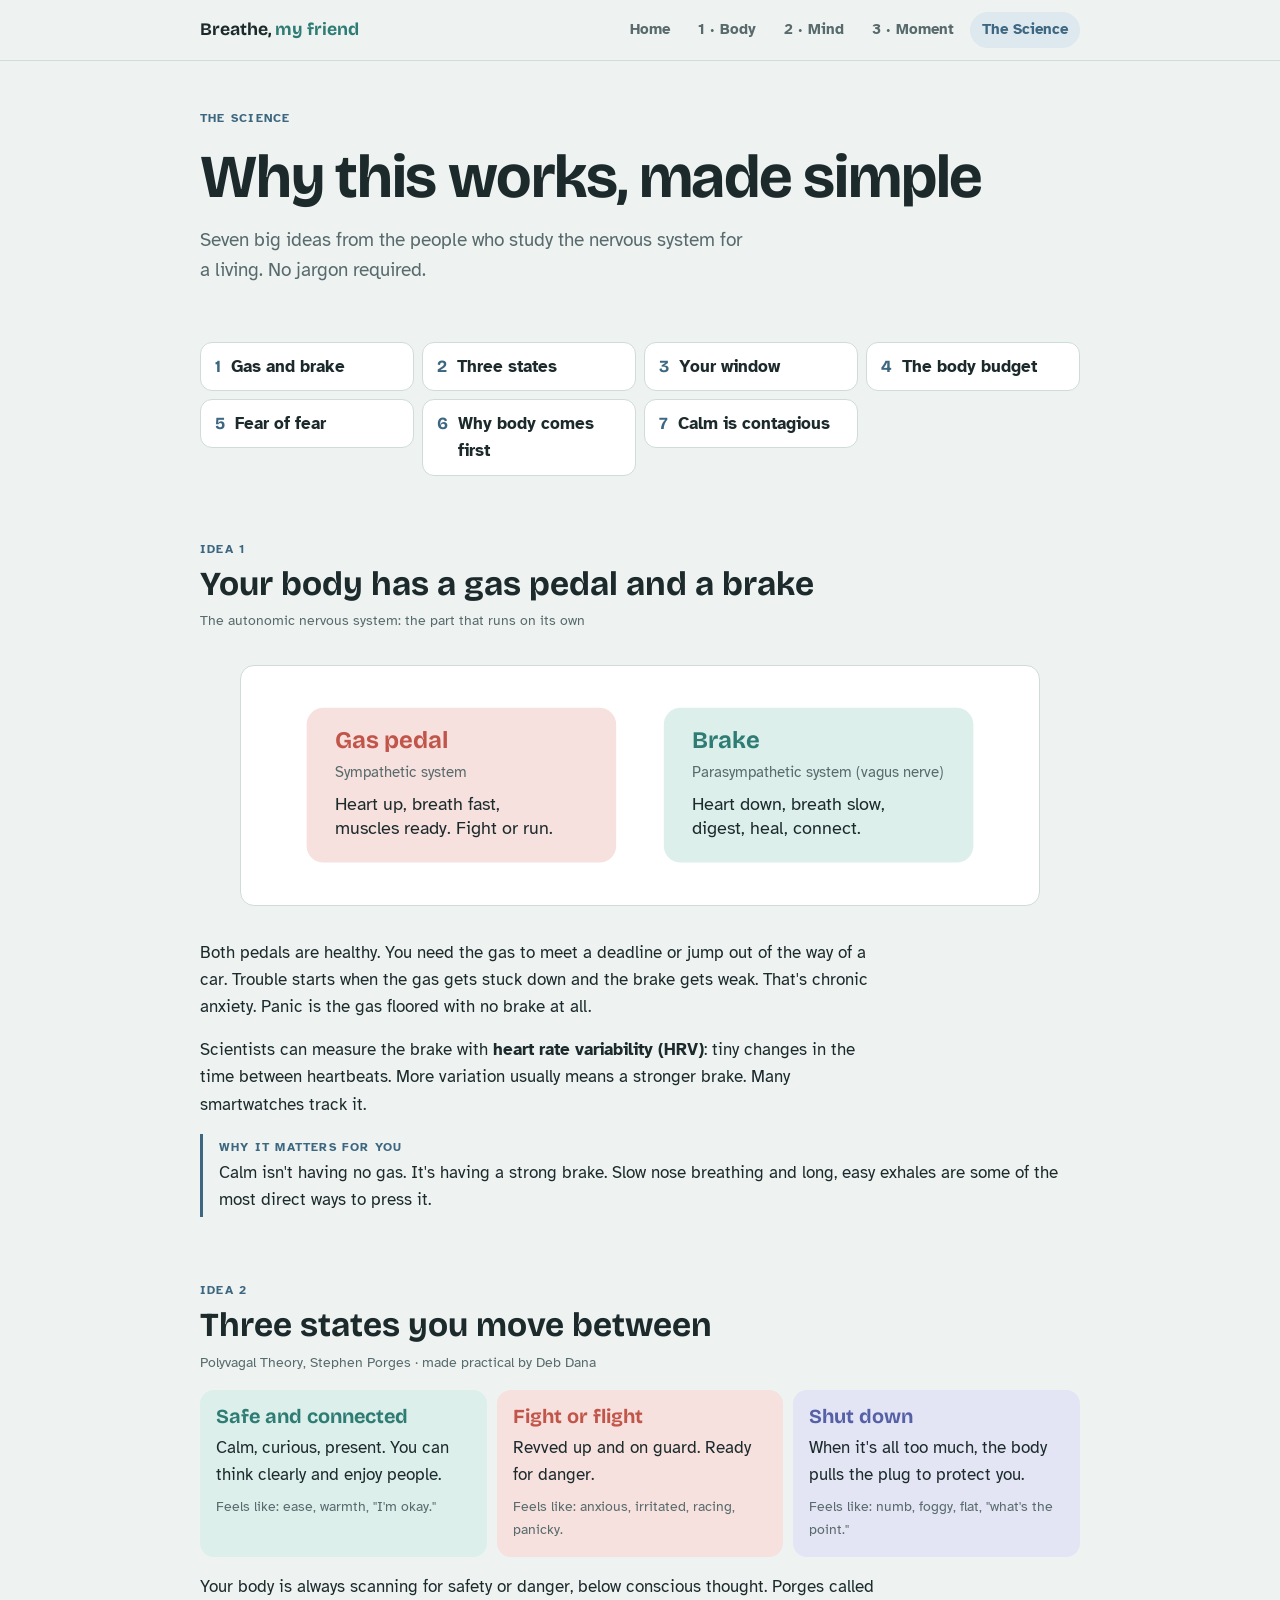
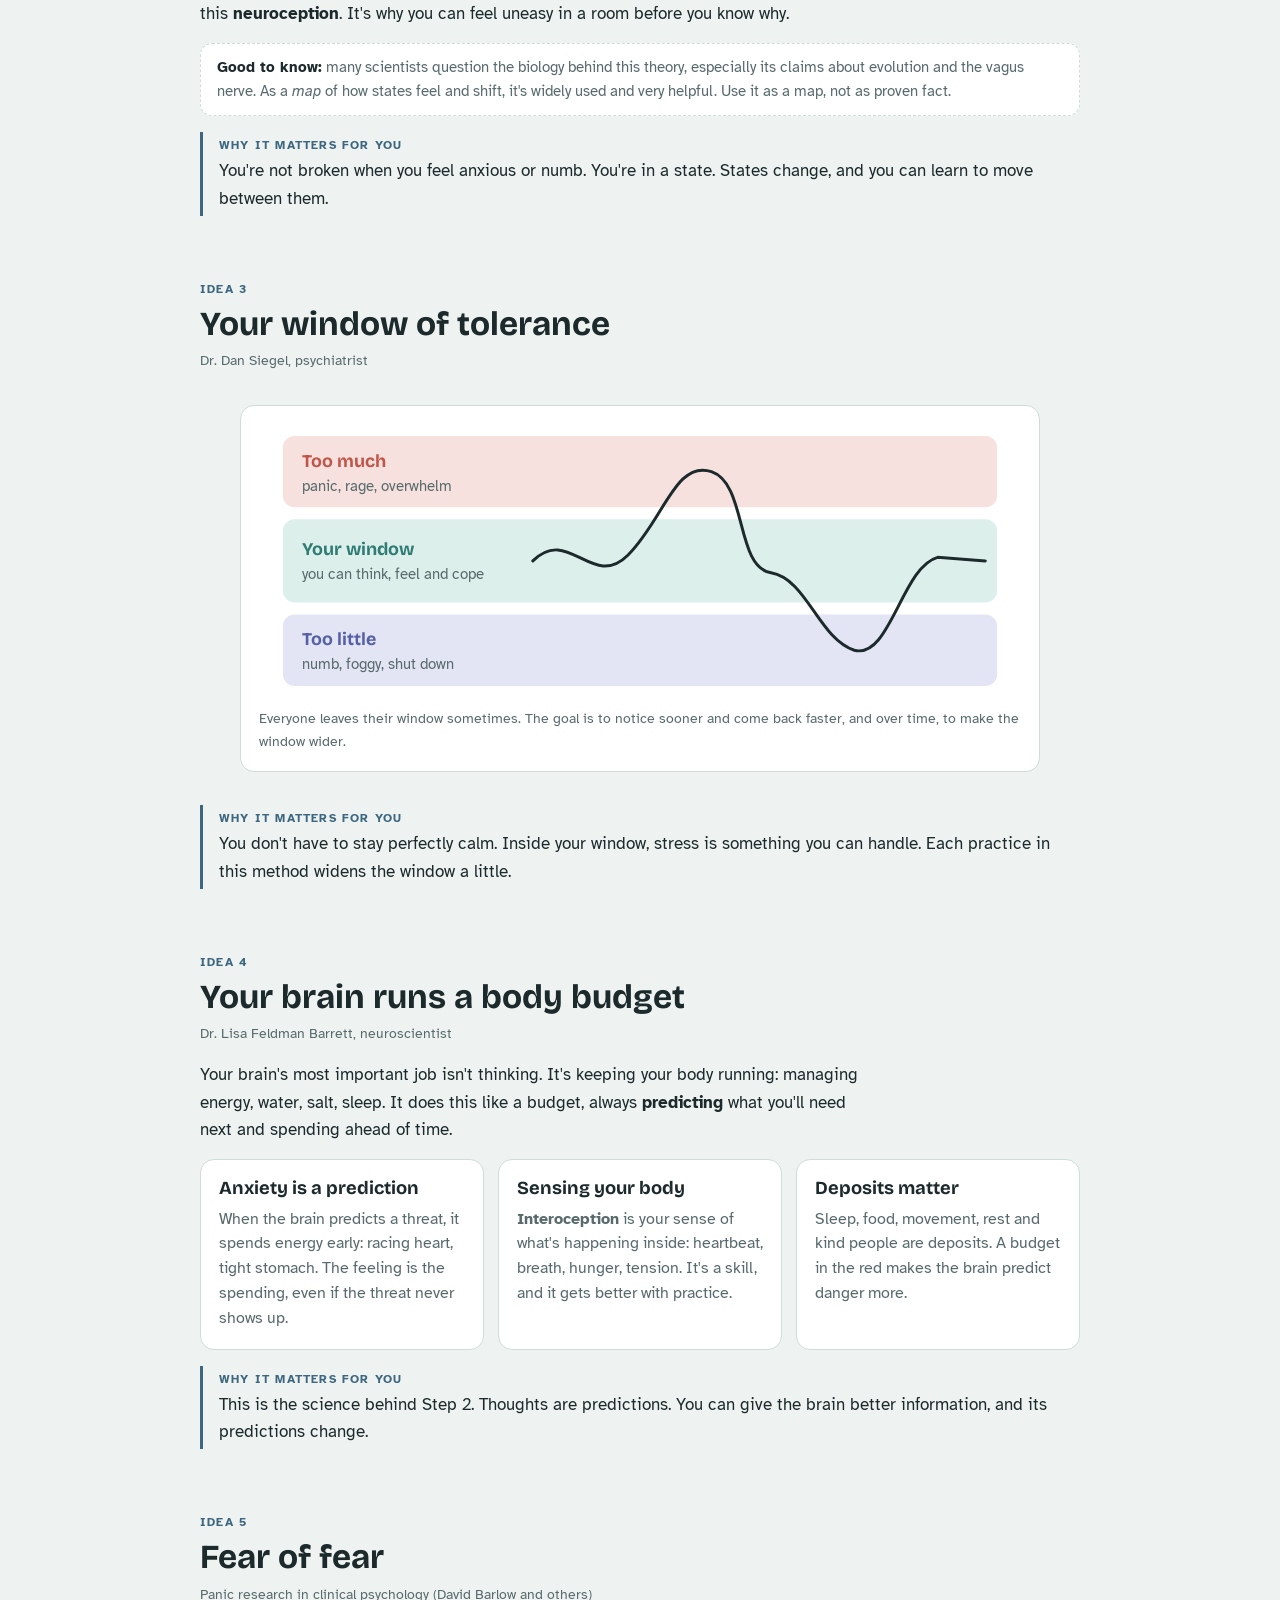
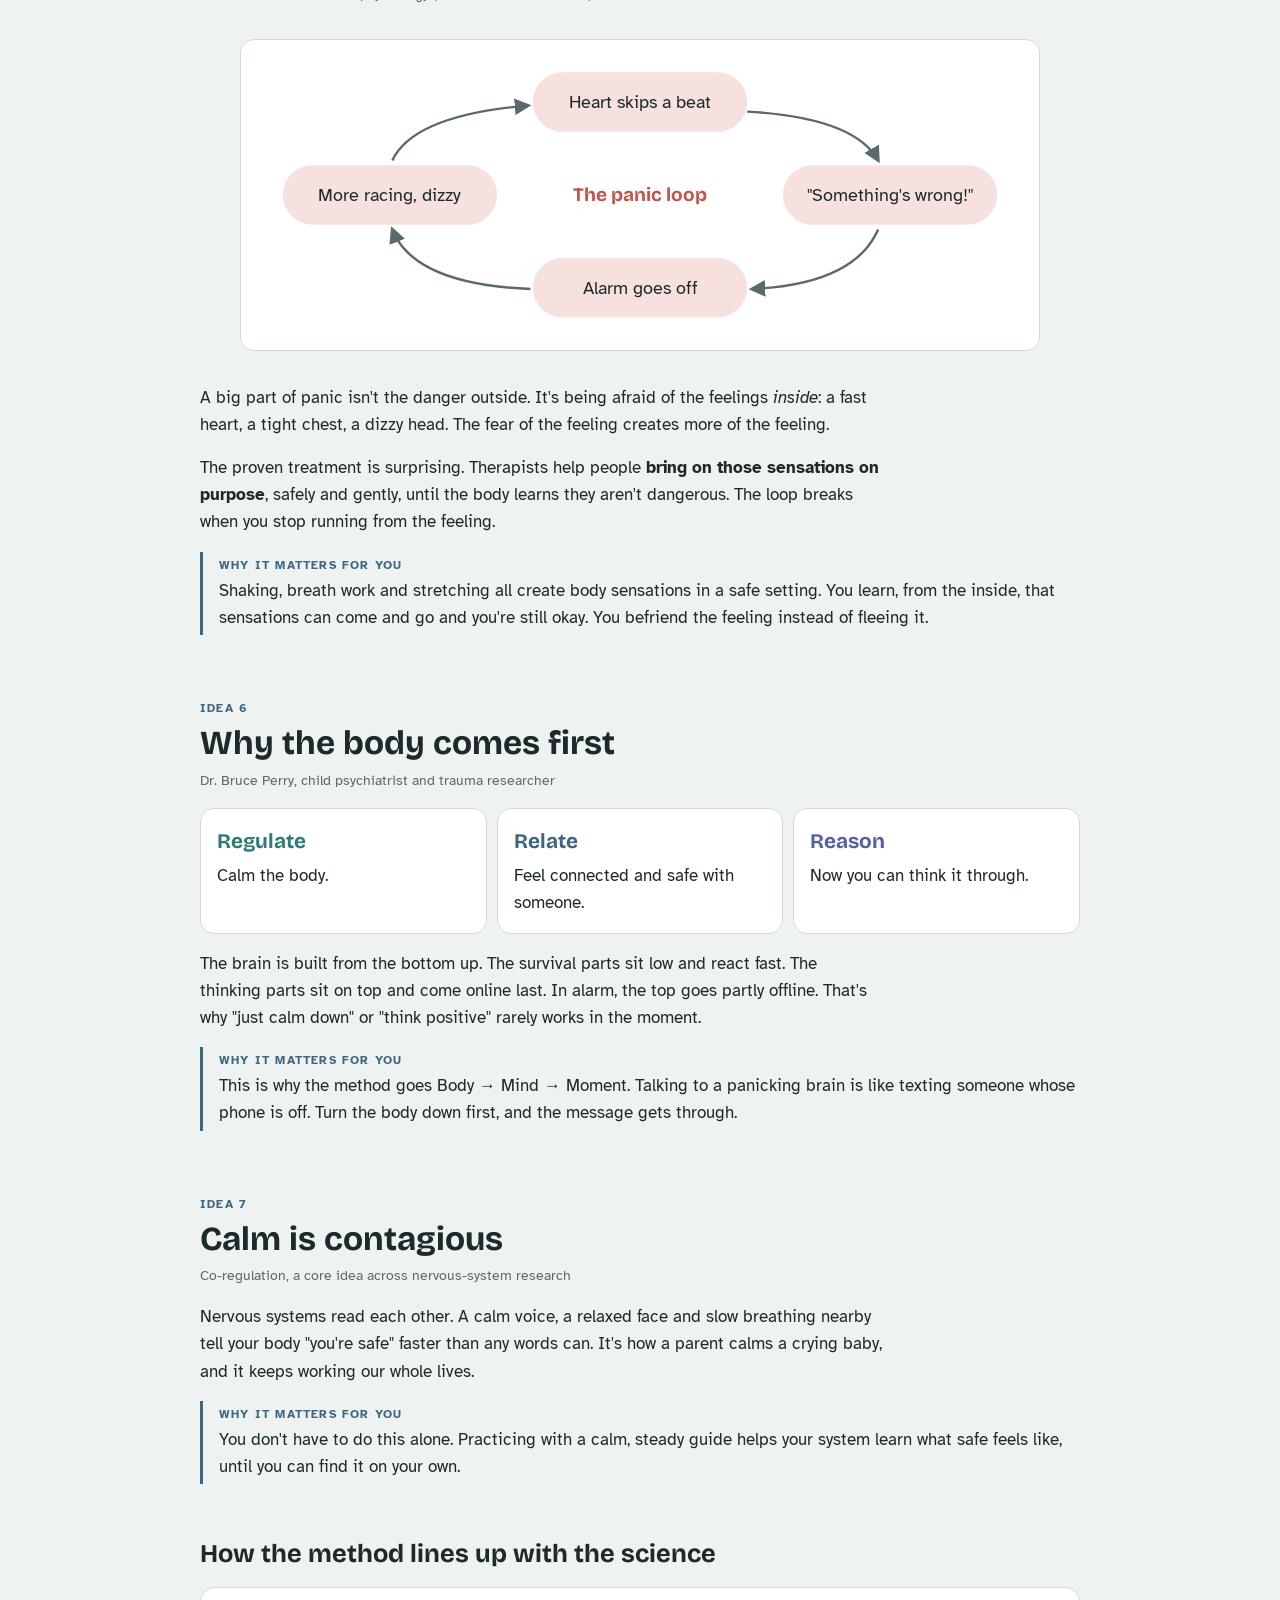
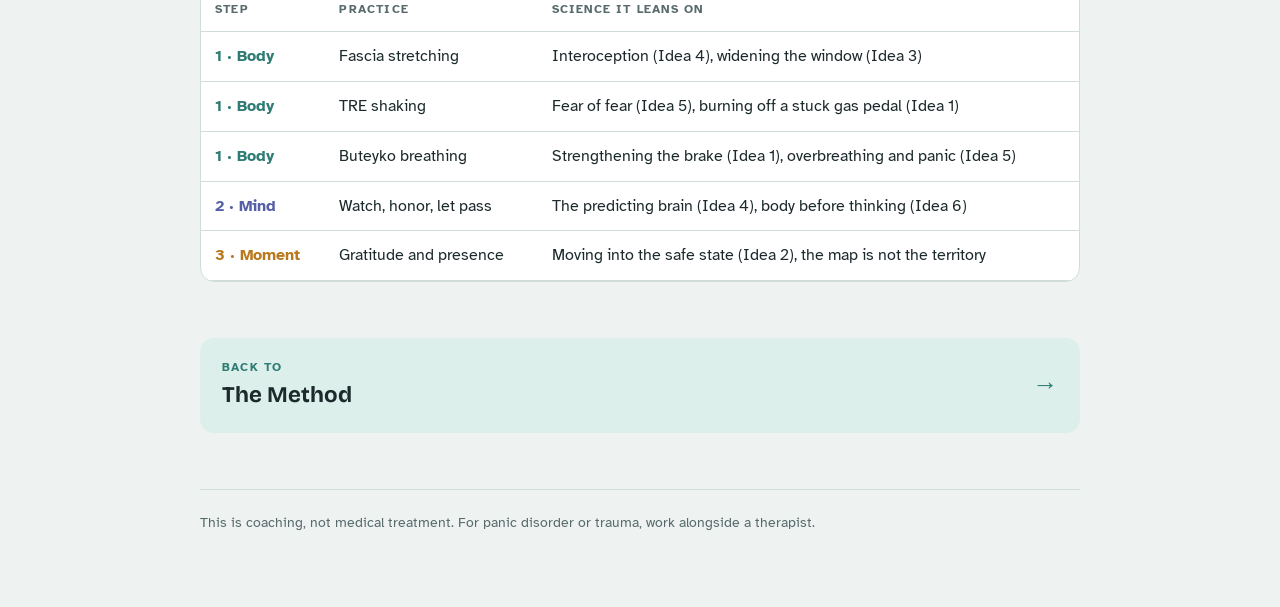
<file: science.html>
<!doctype html>
<html lang="en">
<head>
<meta charset="utf-8">
<meta name="viewport" content="width=device-width, initial-scale=1">
<title>The Science · Breathe, My Friend</title>
<link rel="preconnect" href="https://fonts.googleapis.com">
<link rel="preconnect" href="https://fonts.gstatic.com" crossorigin>
<link rel="stylesheet" href="https://fonts.googleapis.com/css2?family=Bricolage+Grotesque:opsz,wght@12..96,500;12..96,700&family=Atkinson+Hyperlegible:wght@400;700&display=swap">
<link rel="stylesheet" href="styles.css">
<style>
  .toc { list-style: none; padding: 0; display: grid; grid-template-columns: repeat(auto-fit, minmax(200px, 1fr)); gap: 8px; }
  .toc a { display: flex; gap: 10px; align-items: baseline; text-decoration: none; color: var(--ink); background: var(--surface); border: 1px solid var(--line); border-radius: 12px; padding: 10px 14px; font-weight: 700; }
  .toc a span { color: var(--c); font-family: var(--display); }
  .toc a:hover { border-color: var(--c); }
  .idea { display: flex; flex-direction: column; gap: 16px; scroll-margin-top: 80px; padding-top: 8px; }
  .idea-head { display: flex; flex-direction: column; gap: 6px; }
  .idea-head h2 { font-size: clamp(1.6rem, 4.5vw, 2.1rem); }
  .who { font-size: 0.9rem; color: var(--muted); }
  .why { border-left: 3px solid var(--c); padding: 4px 0 4px 16px; }
  .why .label { display: block; font-size: 0.75rem; letter-spacing: 0.1em; text-transform: uppercase; font-weight: 700; color: var(--c); margin-bottom: 2px; }
  .states { display: grid; grid-template-columns: repeat(3, minmax(0, 1fr)); gap: 10px; }
  .states > div { border-radius: 14px; padding: 16px; display: flex; flex-direction: column; gap: 6px; min-width: 0; }
  .states .s-safe { background: var(--body-soft); }
  .states .s-safe h3 { color: var(--body); }
  .states .s-fight { background: var(--panic-soft); }
  .states .s-fight h3 { color: var(--panic); }
  .states .s-shut { background: var(--mind-soft); }
  .states .s-shut h3 { color: var(--mind); }
  .states .feel { font-size: 0.9rem; color: var(--muted); }
  .note { font-size: 0.92rem; background: var(--surface); border: 1px dashed var(--line); border-radius: 12px; padding: 12px 16px; color: var(--muted); }
  .note strong { color: var(--ink); }
  .seq { display: flex; align-items: stretch; gap: 10px; flex-wrap: wrap; }
  .seq > div { flex: 1 1 160px; background: var(--surface); border: 1px solid var(--line); border-radius: 14px; padding: 16px; display: flex; flex-direction: column; gap: 4px; min-width: 0; }
  .seq .k { font-family: var(--display); font-weight: 700; font-size: 1.3rem; }
  .seq > div:nth-child(1) .k { color: var(--body); }
  .seq > div:nth-child(2) .k { color: var(--science); }
  .seq > div:nth-child(3) .k { color: var(--mind); }
  .maptable { width: 100%; border-collapse: collapse; font-size: 0.97rem; min-width: 560px; }
  .maptable th, .maptable td { text-align: left; padding: 12px 14px; border-bottom: 1px solid var(--line); vertical-align: top; }
  .maptable th { font-size: 0.75rem; letter-spacing: 0.1em; text-transform: uppercase; color: var(--muted); }
  .maptable td:first-child { font-weight: 700; white-space: nowrap; }
  .maptable tr.r1 td:first-child { color: var(--body); }
  .maptable tr.r2 td:first-child { color: var(--mind); }
  .maptable tr.r3 td:first-child { color: var(--moment); }
  .table-wrap { overflow-x: auto; background: var(--surface); border: 1px solid var(--line); border-radius: 14px; }
  @media (max-width: 640px) { .states { grid-template-columns: 1fr; } }
</style>
</head>
<body class="t-science">

<nav class="nav"><div class="nav-inner">
  <a class="brand" href="index.html">Breathe, <span>my friend</span></a>
  <ul class="nav-links">
    <li class="t-body"><a href="index.html">Home</a></li>
    <li class="t-body"><a href="body.html">1 · Body</a></li>
    <li class="t-mind"><a href="mind.html">2 · Mind</a></li>
    <li class="t-moment"><a href="moment.html">3 · Moment</a></li>
    <li class="t-science"><a href="science.html" aria-current="page">The Science</a></li>
  </ul>
</div></nav>

<main class="wrap">

  <header class="page-head">
    <span class="eyebrow">The Science</span>
    <h1>Why this works, made simple</h1>
    <p class="lede">Seven big ideas from the people who study the nervous system for a living. No jargon required.</p>
  </header>

  <ul class="toc">
    <li><a href="#gas-brake"><span>1</span> Gas and brake</a></li>
    <li><a href="#three-states"><span>2</span> Three states</a></li>
    <li><a href="#window"><span>3</span> Your window</a></li>
    <li><a href="#body-budget"><span>4</span> The body budget</a></li>
    <li><a href="#fear-of-fear"><span>5</span> Fear of fear</a></li>
    <li><a href="#order"><span>6</span> Why body comes first</a></li>
    <li><a href="#together"><span>7</span> Calm is contagious</a></li>
  </ul>

  <!-- 1 -->
  <section class="idea" id="gas-brake">
    <div class="idea-head">
      <span class="eyebrow">Idea 1</span>
      <h2>Your body has a gas pedal and a brake</h2>
      <p class="who">The autonomic nervous system: the part that runs on its own</p>
    </div>
    <figure class="figure">
      <svg viewBox="0 0 640 170" role="img" aria-label="Two pedals. The gas pedal speeds the body up for action. The brake, mostly the vagus nerve, slows it down to rest.">
        <rect x="40" y="20" width="260" height="130" rx="14" fill="var(--panic-soft)"/>
        <text x="64" y="54" font-size="20" font-weight="700" fill="var(--panic)" font-family="Bricolage Grotesque, sans-serif">Gas pedal</text>
        <text x="64" y="78" font-size="13" fill="var(--muted)" font-family="Atkinson Hyperlegible, sans-serif">Sympathetic system</text>
        <text x="64" y="106" font-size="15" fill="var(--ink)" font-family="Atkinson Hyperlegible, sans-serif">Heart up, breath fast,</text>
        <text x="64" y="126" font-size="15" fill="var(--ink)" font-family="Atkinson Hyperlegible, sans-serif">muscles ready. Fight or run.</text>
        <rect x="340" y="20" width="260" height="130" rx="14" fill="var(--body-soft)"/>
        <text x="364" y="54" font-size="20" font-weight="700" fill="var(--body)" font-family="Bricolage Grotesque, sans-serif">Brake</text>
        <text x="364" y="78" font-size="13" fill="var(--muted)" font-family="Atkinson Hyperlegible, sans-serif">Parasympathetic system (vagus nerve)</text>
        <text x="364" y="106" font-size="15" fill="var(--ink)" font-family="Atkinson Hyperlegible, sans-serif">Heart down, breath slow,</text>
        <text x="364" y="126" font-size="15" fill="var(--ink)" font-family="Atkinson Hyperlegible, sans-serif">digest, heal, connect.</text>
      </svg>
    </figure>
    <p class="prose">Both pedals are healthy. You need the gas to meet a deadline or jump out of the way of a car. Trouble starts when the gas gets stuck down and the brake gets weak. That's chronic anxiety. Panic is the gas floored with no brake at all.</p>
    <p class="prose">Scientists can measure the brake with <strong>heart rate variability (HRV)</strong>: tiny changes in the time between heartbeats. More variation usually means a stronger brake. Many smartwatches track it.</p>
    <div class="why"><span class="label">Why it matters for you</span>Calm isn't having no gas. It's having a strong brake. Slow nose breathing and long, easy exhales are some of the most direct ways to press it.</div>
  </section>

  <!-- 2 -->
  <section class="idea" id="three-states">
    <div class="idea-head">
      <span class="eyebrow">Idea 2</span>
      <h2>Three states you move between</h2>
      <p class="who">Polyvagal Theory, Stephen Porges · made practical by Deb Dana</p>
    </div>
    <div class="states">
      <div class="s-safe"><h3>Safe and connected</h3><p>Calm, curious, present. You can think clearly and enjoy people.</p><p class="feel">Feels like: ease, warmth, "I'm okay."</p></div>
      <div class="s-fight"><h3>Fight or flight</h3><p>Revved up and on guard. Ready for danger.</p><p class="feel">Feels like: anxious, irritated, racing, panicky.</p></div>
      <div class="s-shut"><h3>Shut down</h3><p>When it's all too much, the body pulls the plug to protect you.</p><p class="feel">Feels like: numb, foggy, flat, "what's the point."</p></div>
    </div>
    <p class="prose">Your body is always scanning for safety or danger, below conscious thought. Porges called this <strong>neuroception</strong>. It's why you can feel uneasy in a room before you know why.</p>
    <p class="note"><strong>Good to know:</strong> many scientists question the biology behind this theory, especially its claims about evolution and the vagus nerve. As a <em>map</em> of how states feel and shift, it's widely used and very helpful. Use it as a map, not as proven fact.</p>
    <div class="why"><span class="label">Why it matters for you</span>You're not broken when you feel anxious or numb. You're in a state. States change, and you can learn to move between them.</div>
  </section>

  <!-- 3 -->
  <section class="idea" id="window">
    <div class="idea-head">
      <span class="eyebrow">Idea 3</span>
      <h2>Your window of tolerance</h2>
      <p class="who">Dr. Dan Siegel, psychiatrist</p>
    </div>
    <figure class="figure">
      <svg viewBox="0 0 640 230" role="img" aria-label="A wavy line moving through a middle band called the window of tolerance. Above it is too much: panic and overwhelm. Below it is too little: numb and shut down.">
        <rect x="20" y="10" width="600" height="60" fill="var(--panic-soft)" rx="10"/>
        <rect x="20" y="80" width="600" height="70" fill="var(--body-soft)" rx="10"/>
        <rect x="20" y="160" width="600" height="60" fill="var(--mind-soft)" rx="10"/>
        <text x="36" y="36" font-size="15" font-weight="700" fill="var(--panic)" font-family="Bricolage Grotesque, sans-serif">Too much</text>
        <text x="36" y="56" font-size="13" fill="var(--muted)" font-family="Atkinson Hyperlegible, sans-serif">panic, rage, overwhelm</text>
        <text x="36" y="110" font-size="15" font-weight="700" fill="var(--body)" font-family="Bricolage Grotesque, sans-serif">Your window</text>
        <text x="36" y="130" font-size="13" fill="var(--muted)" font-family="Atkinson Hyperlegible, sans-serif">you can think, feel and cope</text>
        <text x="36" y="186" font-size="15" font-weight="700" fill="var(--mind)" font-family="Bricolage Grotesque, sans-serif">Too little</text>
        <text x="36" y="206" font-size="13" fill="var(--muted)" font-family="Atkinson Hyperlegible, sans-serif">numb, foggy, shut down</text>
        <path d="M230 115 C 260 85, 280 140, 310 110 C 340 80, 350 30, 380 40 C 410 50, 400 120, 430 125 C 460 130, 470 180, 500 190 C 530 198, 540 120, 570 112 L 610 115" fill="none" stroke="var(--ink)" stroke-width="2.5" stroke-linecap="round"/>
      </svg>
      <figcaption>Everyone leaves their window sometimes. The goal is to notice sooner and come back faster, and over time, to make the window wider.</figcaption>
    </figure>
    <div class="why"><span class="label">Why it matters for you</span>You don't have to stay perfectly calm. Inside your window, stress is something you can handle. Each practice in this method widens the window a little.</div>
  </section>

  <!-- 4 -->
  <section class="idea" id="body-budget">
    <div class="idea-head">
      <span class="eyebrow">Idea 4</span>
      <h2>Your brain runs a body budget</h2>
      <p class="who">Dr. Lisa Feldman Barrett, neuroscientist</p>
    </div>
    <p class="prose">Your brain's most important job isn't thinking. It's keeping your body running: managing energy, water, salt, sleep. It does this like a budget, always <strong>predicting</strong> what you'll need next and spending ahead of time.</p>
    <div class="cards">
      <div class="card"><h3>Anxiety is a prediction</h3><p>When the brain predicts a threat, it spends energy early: racing heart, tight stomach. The feeling is the spending, even if the threat never shows up.</p></div>
      <div class="card"><h3>Sensing your body</h3><p><strong>Interoception</strong> is your sense of what's happening inside: heartbeat, breath, hunger, tension. It's a skill, and it gets better with practice.</p></div>
      <div class="card"><h3>Deposits matter</h3><p>Sleep, food, movement, rest and kind people are deposits. A budget in the red makes the brain predict danger more.</p></div>
    </div>
    <div class="why"><span class="label">Why it matters for you</span>This is the science behind Step 2. Thoughts are predictions. You can give the brain better information, and its predictions change.</div>
  </section>

  <!-- 5 -->
  <section class="idea" id="fear-of-fear">
    <div class="idea-head">
      <span class="eyebrow">Idea 5</span>
      <h2>Fear of fear</h2>
      <p class="who">Panic research in clinical psychology (David Barlow and others)</p>
    </div>
    <figure class="figure">
      <svg viewBox="0 0 640 230" role="img" aria-label="The panic loop: a body sensation leads to a scary thought, which leads to more alarm, which creates more sensations, and the loop repeats.">
        <defs><marker id="ah" viewBox="0 0 10 10" refX="8" refY="5" markerWidth="7" markerHeight="7" orient="auto-start-reverse"><path d="M0 0 L10 5 L0 10 Z" fill="var(--muted)"/></marker></defs>
        <rect x="230" y="12" width="180" height="50" rx="25" fill="var(--panic-soft)"/>
        <text x="320" y="42" text-anchor="middle" font-size="15" fill="var(--ink)" font-family="Atkinson Hyperlegible, sans-serif">Heart skips a beat</text>
        <rect x="440" y="90" width="180" height="50" rx="25" fill="var(--panic-soft)"/>
        <text x="530" y="120" text-anchor="middle" font-size="15" fill="var(--ink)" font-family="Atkinson Hyperlegible, sans-serif">"Something's wrong!"</text>
        <rect x="230" y="168" width="180" height="50" rx="25" fill="var(--panic-soft)"/>
        <text x="320" y="198" text-anchor="middle" font-size="15" fill="var(--ink)" font-family="Atkinson Hyperlegible, sans-serif">Alarm goes off</text>
        <rect x="20" y="90" width="180" height="50" rx="25" fill="var(--panic-soft)"/>
        <text x="110" y="120" text-anchor="middle" font-size="15" fill="var(--ink)" font-family="Atkinson Hyperlegible, sans-serif">More racing, dizzy</text>
        <path d="M410 45 Q 500 50 520 86" fill="none" stroke="var(--muted)" stroke-width="2" marker-end="url(#ah)"/>
        <path d="M520 144 Q 500 190 414 194" fill="none" stroke="var(--muted)" stroke-width="2" marker-end="url(#ah)"/>
        <path d="M228 194 Q 130 190 112 144" fill="none" stroke="var(--muted)" stroke-width="2" marker-end="url(#ah)"/>
        <path d="M112 86 Q 130 48 226 40" fill="none" stroke="var(--muted)" stroke-width="2" marker-end="url(#ah)"/>
        <text x="320" y="120" text-anchor="middle" font-size="16" font-weight="700" fill="var(--panic)" font-family="Bricolage Grotesque, sans-serif">The panic loop</text>
      </svg>
    </figure>
    <p class="prose">A big part of panic isn't the danger outside. It's being afraid of the feelings <em>inside</em>: a fast heart, a tight chest, a dizzy head. The fear of the feeling creates more of the feeling.</p>
    <p class="prose">The proven treatment is surprising. Therapists help people <strong>bring on those sensations on purpose</strong>, safely and gently, until the body learns they aren't dangerous. The loop breaks when you stop running from the feeling.</p>
    <div class="why"><span class="label">Why it matters for you</span>Shaking, breath work and stretching all create body sensations in a safe setting. You learn, from the inside, that sensations can come and go and you're still okay. You befriend the feeling instead of fleeing it.</div>
  </section>

  <!-- 6 -->
  <section class="idea" id="order">
    <div class="idea-head">
      <span class="eyebrow">Idea 6</span>
      <h2>Why the body comes first</h2>
      <p class="who">Dr. Bruce Perry, child psychiatrist and trauma researcher</p>
    </div>
    <div class="seq">
      <div><span class="k">Regulate</span><p>Calm the body.</p></div>
      <div><span class="k">Relate</span><p>Feel connected and safe with someone.</p></div>
      <div><span class="k">Reason</span><p>Now you can think it through.</p></div>
    </div>
    <p class="prose">The brain is built from the bottom up. The survival parts sit low and react fast. The thinking parts sit on top and come online last. In alarm, the top goes partly offline. That's why "just calm down" or "think positive" rarely works in the moment.</p>
    <div class="why"><span class="label">Why it matters for you</span>This is why the method goes Body → Mind → Moment. Talking to a panicking brain is like texting someone whose phone is off. Turn the body down first, and the message gets through.</div>
  </section>

  <!-- 7 -->
  <section class="idea" id="together">
    <div class="idea-head">
      <span class="eyebrow">Idea 7</span>
      <h2>Calm is contagious</h2>
      <p class="who">Co-regulation, a core idea across nervous-system research</p>
    </div>
    <p class="prose">Nervous systems read each other. A calm voice, a relaxed face and slow breathing nearby tell your body "you're safe" faster than any words can. It's how a parent calms a crying baby, and it keeps working our whole lives.</p>
    <div class="why"><span class="label">Why it matters for you</span>You don't have to do this alone. Practicing with a calm, steady guide helps your system learn what safe feels like, until you can find it on your own.</div>
  </section>

  <section class="section">
    <div class="section-head">
      <h2>How the method lines up with the science</h2>
    </div>
    <div class="table-wrap">
      <table class="maptable">
        <thead><tr><th>Step</th><th>Practice</th><th>Science it leans on</th></tr></thead>
        <tbody>
          <tr class="r1"><td>1 · Body</td><td>Fascia stretching</td><td>Interoception (Idea 4), widening the window (Idea 3)</td></tr>
          <tr class="r1"><td>1 · Body</td><td>TRE shaking</td><td>Fear of fear (Idea 5), burning off a stuck gas pedal (Idea 1)</td></tr>
          <tr class="r1"><td>1 · Body</td><td>Buteyko breathing</td><td>Strengthening the brake (Idea 1), overbreathing and panic (Idea 5)</td></tr>
          <tr class="r2"><td>2 · Mind</td><td>Watch, honor, let pass</td><td>The predicting brain (Idea 4), body before thinking (Idea 6)</td></tr>
          <tr class="r3"><td>3 · Moment</td><td>Gratitude and presence</td><td>Moving into the safe state (Idea 2), the map is not the territory</td></tr>
        </tbody>
      </table>
    </div>
  </section>

  <a class="next t-body" href="index.html">
    <div><div class="label">Back to</div><div class="title">The Method</div></div>
    <span class="arrow">→</span>
  </a>

  <footer class="foot"><p>This is coaching, not medical treatment. For panic disorder or trauma, work alongside a therapist.</p></footer>
</main>
</body>
</html>
</file>
<file: styles.css>
/* Breathe, My Friend — shared styles.
   Layout: one calm column. Each page opens with a short header, then sections built
   from a few repeating pieces: "in one line" callouts, cards, numbered how-to steps,
   and a gentle-care note. Color tells you where you are: teal = body, indigo = mind,
   amber = moment, slate = science. */

:root {
  --bg: #eef3f1;
  --surface: #ffffff;
  --ink: #1d2a2c;
  --muted: #586a6c;
  --line: #cfdcd8;
  --body: #2e7c74;
  --mind: #5560a6;
  --moment: #b9781c;
  --science: #3d6680;
  --panic: #c2554a;
  --body-soft: #dcefeb;
  --mind-soft: #e3e5f5;
  --moment-soft: #f6ead6;
  --science-soft: #dde8ef;
  --panic-soft: #f6e1de;
  --display: "Bricolage Grotesque", "Avenir Next", "Segoe UI", system-ui, sans-serif;
  --text: "Atkinson Hyperlegible", "Helvetica Neue", Arial, sans-serif;
  --c: var(--body);
  --soft: var(--body-soft);
}
@media (prefers-color-scheme: dark) {
  :root {
    --bg: #111a1b; --surface: #182425; --ink: #e5eeec; --muted: #9aaeac; --line: #2a3a3b;
    --body: #5fc0b4; --mind: #9aa3e6; --moment: #e7aa52; --science: #7fb3d4; --panic: #e98074;
    --body-soft: #173331; --mind-soft: #1f2340; --moment-soft: #33280f; --science-soft: #172a36; --panic-soft: #3a1d1a;
    color-scheme: dark;
  }
}

* { box-sizing: border-box; }
html { scroll-behavior: smooth; }
body {
  margin: 0; background: var(--bg); color: var(--ink);
  font-family: var(--text); font-size: 17px; line-height: 1.6;
}
h1, h2, h3 { font-family: var(--display); text-wrap: balance; margin: 0; line-height: 1.12; }
p, ul, ol { margin: 0; }
a { color: var(--c); }
strong { font-weight: 700; }
:focus-visible { outline: 3px solid var(--c); outline-offset: 2px; border-radius: 4px; }

.t-body    { --c: var(--body);    --soft: var(--body-soft); }
.t-mind    { --c: var(--mind);    --soft: var(--mind-soft); }
.t-moment  { --c: var(--moment);  --soft: var(--moment-soft); }
.t-science { --c: var(--science); --soft: var(--science-soft); }

/* Navigation */
.nav {
  position: sticky; top: 0; z-index: 10;
  background: color-mix(in srgb, var(--bg) 88%, transparent);
  backdrop-filter: blur(8px);
  border-bottom: 1px solid var(--line);
}
.nav-inner {
  max-width: 920px; margin: 0 auto; padding: 12px 20px;
  display: flex; align-items: center; gap: 8px 20px; flex-wrap: wrap;
}
.brand { font-family: var(--display); font-weight: 700; font-size: 1.1rem; color: var(--ink); text-decoration: none; margin-right: auto; }
.brand span { color: var(--body); }
.nav-links { display: flex; gap: 4px; flex-wrap: wrap; list-style: none; padding: 0; }
.nav-links a {
  display: block; padding: 6px 12px; border-radius: 999px;
  text-decoration: none; color: var(--muted); font-weight: 700; font-size: 0.92rem;
}
.nav-links a:hover { background: var(--surface); color: var(--ink); }
.nav-links a[aria-current="page"] { background: var(--soft); color: var(--c); }

/* Page frame */
.wrap {
  max-width: 920px; margin: 0 auto; padding: 48px 20px 72px;
  display: flex; flex-direction: column; gap: 56px;
}
.prose { max-width: 62ch; }
.muted { color: var(--muted); }

/* Page header */
.page-head { display: flex; flex-direction: column; gap: 14px; }
.eyebrow { font-size: 0.78rem; letter-spacing: 0.1em; text-transform: uppercase; font-weight: 700; color: var(--c); }
.page-head h1 { font-size: clamp(2.3rem, 7vw, 3.8rem); font-weight: 700; letter-spacing: -0.02em; }
.page-head .lede { font-size: 1.2rem; color: var(--muted); max-width: 46ch; }

/* Sections */
.section { display: flex; flex-direction: column; gap: 18px; }
.section > h2 { font-size: clamp(1.6rem, 4.5vw, 2.2rem); }
.section-head { display: flex; flex-direction: column; gap: 8px; }
.sub { font-size: 1.15rem; font-weight: 700; font-family: var(--display); }

/* "In one line" callout */
.oneline {
  background: var(--soft); border-radius: 14px; padding: 18px 22px;
  font-size: 1.15rem; display: flex; flex-direction: column; gap: 4px;
}
.oneline .label { font-size: 0.75rem; letter-spacing: 0.1em; text-transform: uppercase; font-weight: 700; color: var(--c); }

/* Cards */
.cards { display: grid; grid-template-columns: repeat(auto-fit, minmax(240px, 1fr)); gap: 14px; }
.card {
  background: var(--surface); border: 1px solid var(--line); border-radius: 14px;
  padding: 18px; display: flex; flex-direction: column; gap: 8px; min-width: 0;
}
.card h3 { font-size: 1.15rem; }
.card p, .card li { color: var(--muted); font-size: 0.97rem; }
.card ul { padding-left: 1.1em; display: flex; flex-direction: column; gap: 4px; }
.card .icon { width: 44px; height: 44px; }
.tag {
  align-self: flex-start; font-size: 0.75rem; font-weight: 700; letter-spacing: 0.04em;
  padding: 3px 10px; border-radius: 999px; background: var(--soft); color: var(--c);
}

/* Numbered how-to */
.howto { list-style: none; padding: 0; counter-reset: s; display: flex; flex-direction: column; gap: 12px; }
.howto li {
  counter-increment: s; display: grid; grid-template-columns: 36px 1fr; gap: 14px; align-items: start;
}
.howto li::before {
  content: counter(s); width: 36px; height: 36px; border-radius: 50%;
  background: var(--c); color: var(--bg); font-family: var(--display); font-weight: 700;
  display: grid; place-items: center;
}
.howto li > div { padding-top: 5px; min-width: 0; }

/* Care note */
.care {
  border: 1px solid var(--line); border-radius: 14px; padding: 18px 22px;
  display: flex; flex-direction: column; gap: 8px; background: var(--surface);
}
.care h3 { font-size: 1.05rem; color: var(--panic); }
.care ul { padding-left: 1.1em; display: flex; flex-direction: column; gap: 4px; color: var(--muted); }

/* Two-column myth/truth or before/after */
.pair { display: grid; grid-template-columns: 1fr 1fr; gap: 14px; }
.pair > div { border-radius: 14px; padding: 18px; display: flex; flex-direction: column; gap: 6px; min-width: 0; }
.pair .old { background: var(--panic-soft); }
.pair .old .label { color: var(--panic); }
.pair .new { background: var(--soft); }
.pair .new .label { color: var(--c); }
.pair .label { font-size: 0.75rem; letter-spacing: 0.1em; text-transform: uppercase; font-weight: 700; }

/* Diagrams */
.figure { background: var(--surface); border: 1px solid var(--line); border-radius: 14px; padding: 18px; overflow-x: auto; }
.figure svg { display: block; width: 100%; height: auto; min-width: 520px; }
.figure figcaption, .caption { font-size: 0.88rem; color: var(--muted); margin-top: 10px; }

/* Next-page link */
.next {
  display: flex; justify-content: space-between; align-items: center; gap: 12px; flex-wrap: wrap;
  background: var(--soft); border-radius: 14px; padding: 20px 22px; text-decoration: none; color: var(--ink);
}
.next .label { font-size: 0.75rem; letter-spacing: 0.1em; text-transform: uppercase; font-weight: 700; color: var(--c); }
.next .title { font-family: var(--display); font-weight: 700; font-size: 1.4rem; }
.next .arrow { font-size: 1.6rem; color: var(--c); }
.next:hover .arrow { transform: translateX(4px); }
.next .arrow { transition: transform .2s; }

.foot { border-top: 1px solid var(--line); padding-top: 22px; font-size: 0.88rem; color: var(--muted); display: flex; flex-direction: column; gap: 6px; }

@media (max-width: 640px) {
  .pair { grid-template-columns: 1fr; }
  .wrap { padding-top: 32px; gap: 44px; }
}
@media (prefers-reduced-motion: reduce) {
  html { scroll-behavior: auto; }
  * { animation: none !important; transition: none !important; }
}
</file>
